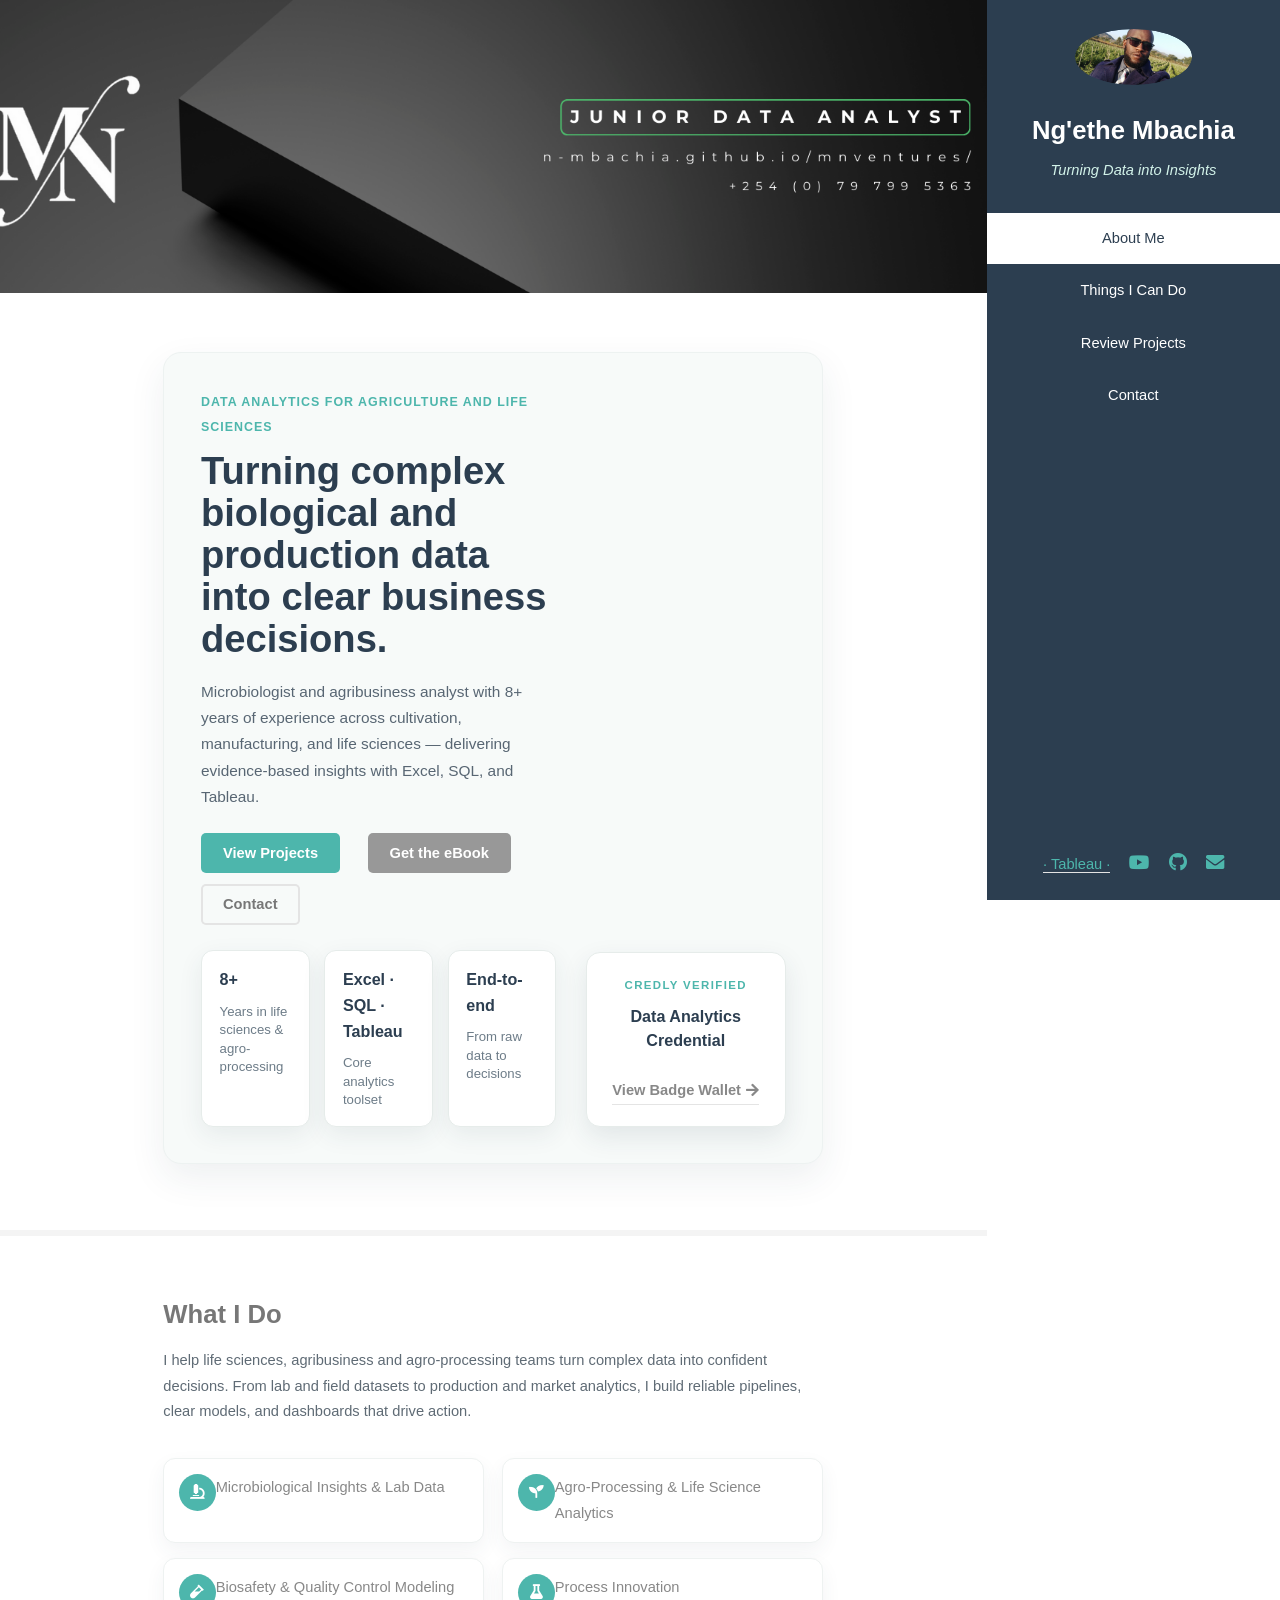
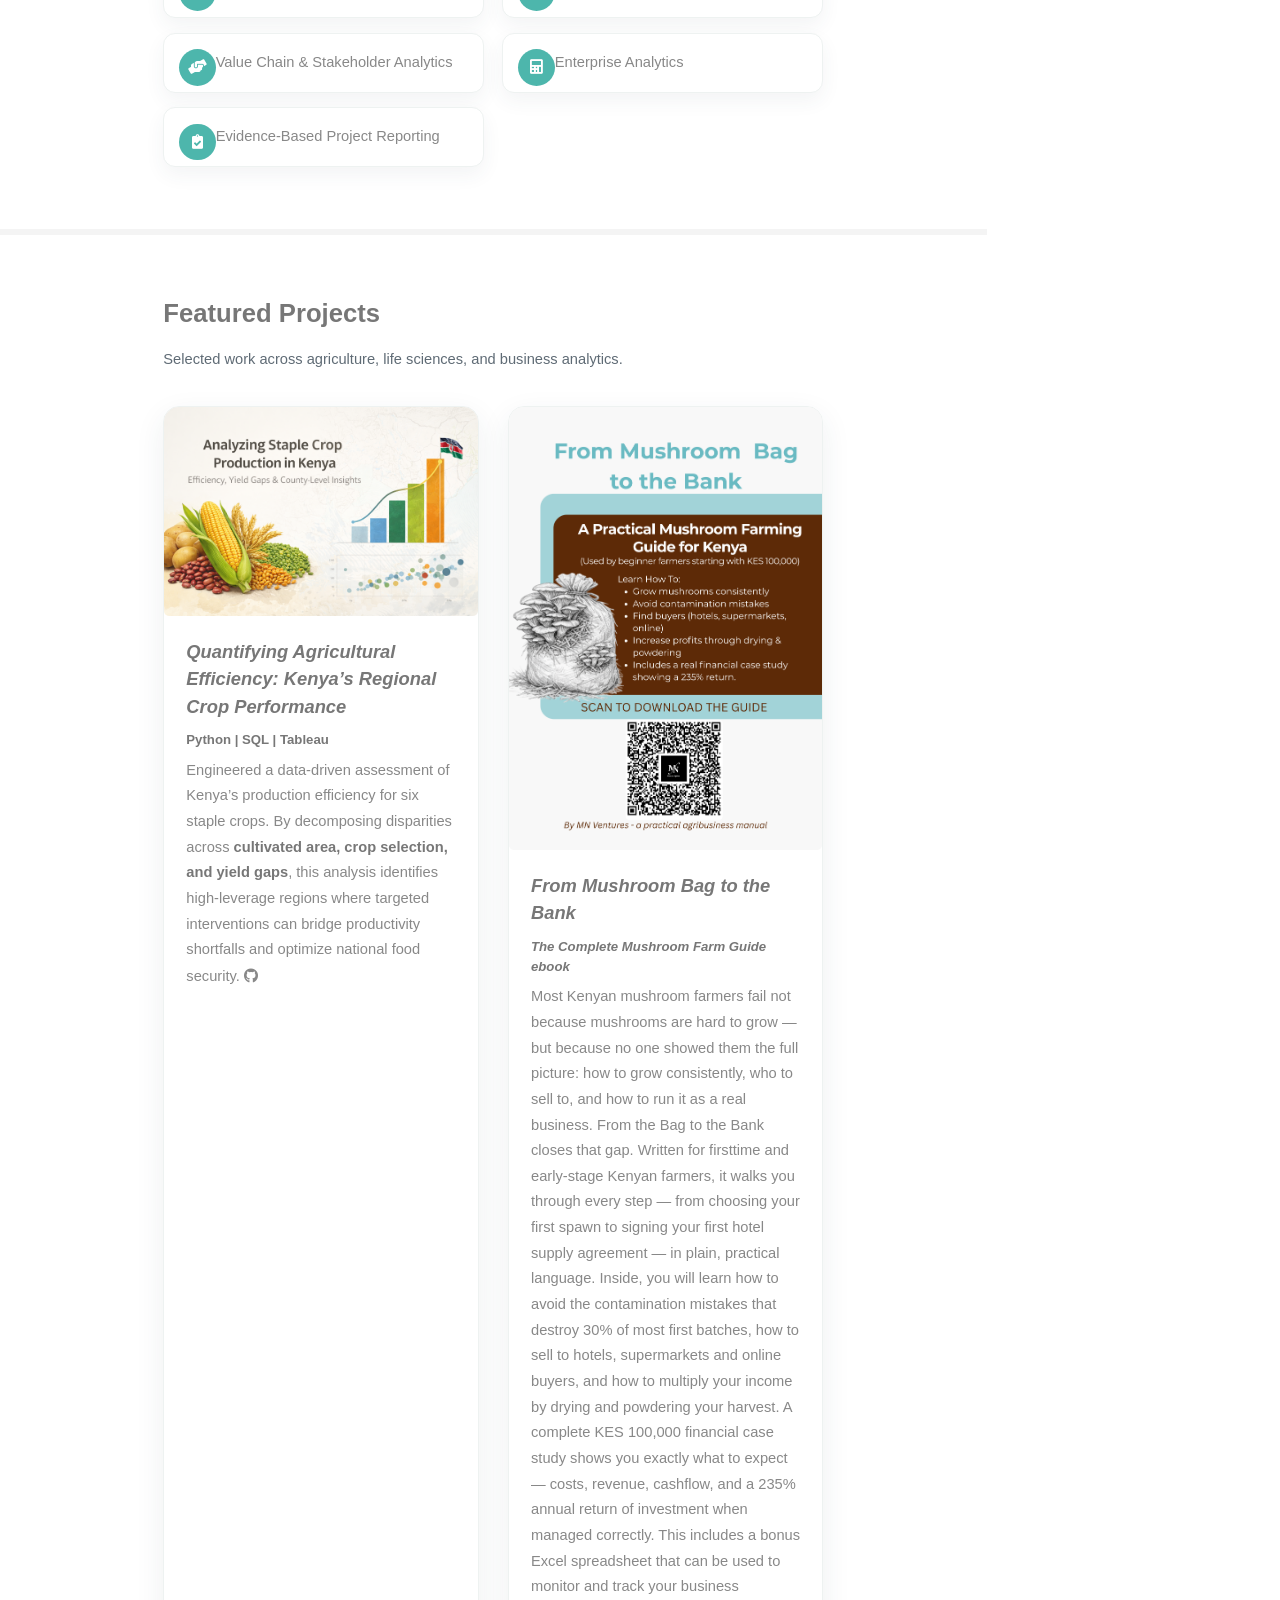
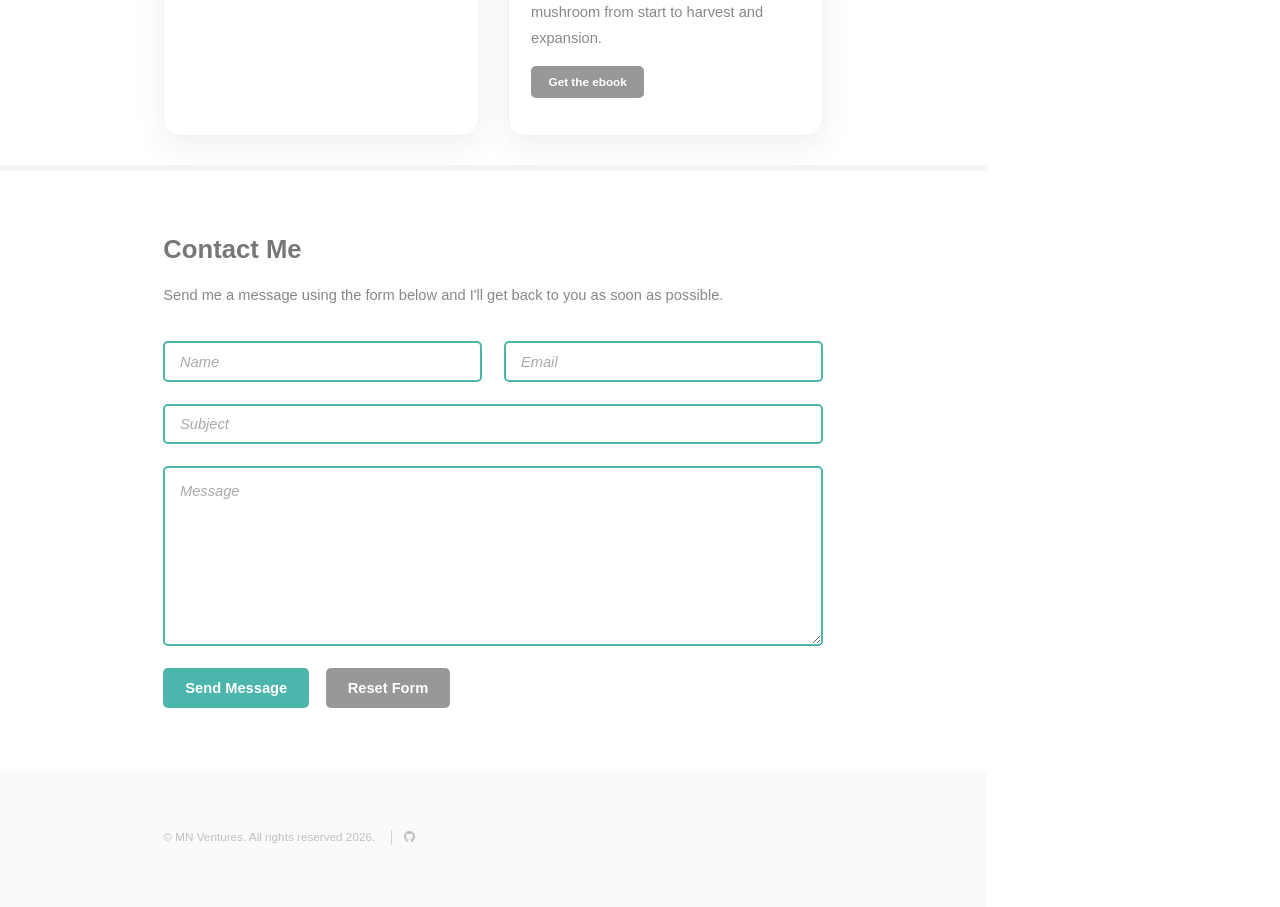
<file: index.html>
<!DOCTYPE HTML>
<!--
	Read Only by HTML5 UP
	html5up.net | @ajlkn
	Free for personal and commercial use under the CCA 3.0 license (html5up.net/license)
-->
<html lang="en">
	<head>
		<title>MN Ventures - Ng'ethe Mbachia | Data Analytics Portfolio</title>
		<meta charset="utf-8" />
		<meta name="viewport" content="width=device-width, initial-scale=1" />
		<meta name="description" content="MN Ventures - Ng'ethe Mbachia | Data Analytics Portfolio. Microbiologist turned Data Analyst specializing in Excel, SQL, Tableau for agriculture, manufacturing, and life sciences." />
		<meta name="keywords" content="data analytics, mushroom, farming, kenya, microbiology, agriculture, SQL, Tableau, Excel, business intelligence, life sciences, agro-processing, Kenya" />
		<meta name="author" content="Ng'ethe Mbachia" />
		<meta property="og:title" content="MN Ventures - Data Analytics Portfolio" />
		<meta property="og:description" content="Microbiologist turned Data Analyst specializing in data-driven insights for agriculture, manufacturing, and life sciences." />
		<meta property="og:type" content="website" />
		<meta name="twitter:card" content="summary" />
		<meta http-equiv="Content-Security-Policy" content="default-src 'self'; script-src 'self' https://cdn.credly.com; style-src 'self' 'unsafe-inline' https://fonts.googleapis.com; font-src 'self' https://fonts.gstatic.com data:; img-src 'self' data: https://cdn.credly.com https://www.credly.com; connect-src 'self' https://formsubmit.co; form-action 'self' https://formsubmit.co; frame-src https://www.credly.com; object-src 'none'; base-uri 'self'; frame-ancestors 'none';" />
		<meta name="referrer" content="strict-origin-when-cross-origin" />
		<link rel="icon" type="image/png" href="icon/favicon-96x96.png" sizes="96x96" />
		<link rel="icon" type="image/svg+xml" href="icon/favicon.svg" />
		<link rel="shortcut icon" href="icon/favicon.ico" />
		<link rel="apple-touch-icon" sizes="180x180" href="icon/apple-touch-icon.png" />
		<link rel="manifest" href="icon/site.webmanifest" />
		<link rel="stylesheet" href="assets/css/main.css" />
	</head>
	<body class="is-preload">

		<!-- Header -->
			<section id="header">
				<header>
					<span class="image avatar"><img src="images/mn_profile.jpg" alt="Ng'ethe Mbachia - Data Analyst Profile Photo" /></span>
					<h1 id="logo"><a href="#">Ng'ethe Mbachia</a></h1>
					<p>
						Turning Data into Insights<br />
                    </p>
					
				</header>
				<nav id="nav">
					<ul>
						<li><a href="#one" class="active">About Me</a></li>
						<li><a href="#two">Things I Can Do</a></li>
						<li><a href="#three">Review Projects</a></li>
						<li><a href="#four">Contact</a></li>
					</ul>
				</nav>
				<footer>
					<ul class="icons">
						<li><a href="https://public.tableau.com/app/profile/ng.ethe.mbachia/vizzes" target="_blank" rel="noopener noreferrer">· Tableau ·</a></li>
						<!-- li><a href="#" class="icon brands fa-twitter"><span class="label">Twitter</span></a></li -->
						<li><a href="https://www.youtube.com/" class="icon brands fa-youtube"><span class="label">YouTube</span></a></li>
						<!-- li><a href="#" class="icon brands fa-facebook-f"><span class="label">Facebook</span></a></li -->
						<li><a href="https://github.com/n-mbachia/data_analytics" class="icon brands fa-github" target="_blank" rel="noopener noreferrer"><span class="label">Github</span></a></li>
						<li><a href="#four" class="icon solid fa-envelope" title="Contact" aria-label="Contact (opens contact form)"><span class="label">Email</span></a></li>
					</ul>
				</footer>
			</section>

		<!-- Wrapper -->
			<div id="wrapper">

				<!-- Main -->
					<div id="main">

						<!-- One -->
							<section id="one">
								<div class="image main" data-position="center">
									<img src="images/mn_webBanner1.png" alt="MN Ventures - Data Analytics Portfolio Banner" />
								</div>
								<div class="container">
									<header class="major hero-intro">
										<div class="hero-intro-grid">
											<div class="hero-copy">
												<p class="eyebrow">Data analytics for agriculture and life sciences</p>
												<h2 class="hero-title">Turning complex biological and production data into clear business decisions.</h2>
												<p class="hero-lead">Microbiologist and agribusiness analyst with 8+ years of experience across cultivation, manufacturing, and life sciences — delivering evidence-based insights with Excel, SQL, and Tableau.</p>
												<ul class="actions hero-actions">
													<li><a href="#three" class="button primary">View Projects</a></li>
													<li><a href="mushroom_ebook_form.html" class="button">Get the eBook</a></li>
													<li><a href="#four" class="button alt">Contact</a></li>
												</ul>
												<div class="stat-grid">
													<div class="stat-card">
														<span class="stat-value">8+</span>
														<span class="stat-label">Years in life sciences & agro-processing</span>
													</div>
													<div class="stat-card">
														<span class="stat-value">Excel · SQL · Tableau</span>
														<span class="stat-label">Core analytics toolset</span>
													</div>
													<div class="stat-card">
														<span class="stat-value">End-to-end</span>
														<span class="stat-label">From raw data to decisions</span>
													</div>
												</div>
											</div>
											<aside class="hero-badge-card" aria-label="Credentials">
												<p class="badge-label">Credly Verified</p>
												<h3 class="badge-title">Data Analytics Credential</h3>
												<button class="badge-toggle" type="button" aria-expanded="true" aria-controls="hero-badge-body">Hide Credential</button>
												<div class="badge-body" id="hero-badge-body">
													<div class="credly-badge" data-iframe-width="160" data-iframe-height="270" data-share-badge-id="2eac99a5-bf9e-4d11-9ef1-159c6ebd3b46" data-share-badge-host="https://www.credly.com"></div>
													<a class="badge-link" href="https://www.credly.com/users/ng-ethe-mbachia/badges#credly" target="_blank" rel="noopener noreferrer">View Badge Wallet <i class="icon solid fa-arrow-right"></i></a>
												</div>
											</aside>
										</div>
									</header>
								
							</section>

						<!-- Two -->
							<section id="two">
								<div class="container">
									<h3>What I Do</h3>
									<p class="section-lead">I help life sciences, agribusiness and agro-processing teams turn complex data into confident decisions. From lab and field datasets to production and market analytics, I build reliable pipelines, clear models, and dashboards that drive action.</p>
									<ul class="feature-icons modern">
										<li class="icon solid fa-microscope">Microbiological Insights & Lab Data</li>
										<li class="icon solid fa-seedling">Agro-Processing & Life Science Analytics</li>
										<li class="icon solid fa-vial">Biosafety & Quality Control Modeling</li>
										<li class="icon solid fa-flask">Process Innovation</li>
										<li class="icon solid fa-hands-helping">Value Chain & Stakeholder Analytics</li>
										<li class="icon solid fa-calculator">Enterprise Analytics</li>
										<li class="icon solid fa-clipboard-check">Evidence-Based Project Reporting</li>
									</ul>
								</div>
							</section>

						<!-- Three -->
							<section id="three">
								<div class="container">
									<h3>Featured Projects</h3>
									<p class="section-lead">Selected work across agriculture, life sciences, and business analytics.</p>
									<div class="features modern">
										<article>
											<a href="https://github.com/n-mbachia/projects_data/blob/main/agric_project/reports/mn_ke_agri_analytics.pdf"
												target="_blank"
												rel="noopener noreferrer"
												class="image">
												<img src="images/crop_yield_cover.png" alt="Kenya Agriculture Data Analysis Project Cover" />
											</a>
											<div class="inner">
												<h4><em>Quantifying Agricultural Efficiency: Kenya’s Regional Crop Performance</em></h4>
												<h5><strong>Python | SQL | Tableau</strong></h5>
												
												<p>
													Engineered a data-driven assessment of Kenya’s production efficiency for six staple crops. 
													By decomposing disparities across <strong>cultivated area, crop selection, and yield gaps</strong>, 
													this analysis identifies high-leverage regions where targeted interventions can bridge productivity 
													shortfalls and optimize national food security.
													
													<a href="https://github.com/n-mbachia/projects_data/tree/main/agric_project" 
													class="icon brands fa-github" target="_blank" rel="noopener noreferrer" 
													title="View project data and modeling on GitHub">
														<span class="label">View on GitHub</span>
													</a>
												</p>														
											</div>	
										</article>
										<!-- Mushroom Blue from the bag to the bank ebook -->
										<article>
											<a href="mushroom_ebook_form.html" class="image" title="Open the Mushroom eBook form"><img src="images/flyer_mbl.png" alt="From the Bag to the Bank ebook cover" /></a>
											<div class="inner">
												<h4><em>From Mushroom Bag to the Bank</em></h4>
												<h5><em>The Complete Mushroom Farm Guide ebook</em></h5>
												<p>
													Most Kenyan mushroom farmers fail not because mushrooms
													are hard to grow — but because no one showed them the full
													picture: how to grow consistently, who to sell to, and how
													to run it as a real business.
													From the Bag to the Bank closes that gap. Written for firsttime and early-stage Kenyan farmers, it walks you through
													every step — from choosing your first spawn to signing your
													first hotel supply agreement — in plain, practical language.
													Inside, you will learn how to avoid the contamination mistakes
													that destroy 30% of most first batches, how to sell to hotels,
													supermarkets and online buyers, and how to multiply your
													income by drying and powdering your harvest.
													A complete KES 100,000 financial case study shows you
													exactly what to expect — costs, revenue, cashflow, and a
													235% annual return of investment when managed correctly.
													This includes a bonus Excel spreadsheet that can be used to monitor and track your business mushroom from start to harvest and expansion. 
												</p>
												<p>
													<a href="mushroom_ebook_form.html" class="button small" title="Open the Mushroom eBook form">Get the ebook</a>
												</p>
											</div>
										</article>
										<!--										
										<article>
											<a href="#" class="image"><img src="images/pic03.jpg" alt="" /></a>
											<div class="inner">
												<h4>Snapped dark matter in the wild</h4>
												<p>Integer eu ante ornare amet commetus vestibulum blandit integer in curae ac faucibus integer adipiscing ornare amet.</p>
											</div>
										</article>
										-->
									</div>
								</div>
							</section>


						<!-- Four -->
							<section id="four">
								<div class="container">
									<h3>Contact Me</h3>
									<p>Send me a message using the form below and I'll get back to you as soon as possible.</p>
									<form method="POST" action="https://formsubmit.co/mnventures2024@gmail.com">
										<!-- Subject and basic anti-spam / FormSubmit settings -->
										<input type="hidden" name="_subject" value="New message from mnventures page" />
										<input type="hidden" name="_captcha" value="false" />
										<input type="hidden" name="_next" value="https://n-mbachia.github.io/mnventures/?success=true" />
										<!-- Honeypot field (bots will fill this) -->
										<!-- input type="text" name="hp" class="hp-hidden" tabindex="-1" autocomplete="off" title="Leave this field empty" aria-label="Leave this field empty" / -->

										<div class="row gtr-uniform">
											<div class="col-6 col-12-xsmall"><input type="text" name="name" id="name" placeholder="Name" required /></div>
											<div class="col-6 col-12-xsmall"><input type="email" name="_replyto" id="email" placeholder="Email" required /></div>
											<div class="col-12"><input type="text" name="subject" id="subject" placeholder="Subject" /></div>
											<div class="col-12"><textarea name="message" id="message" placeholder="Message" rows="6" required></textarea></div>
											<div class="col-12">
												<ul class="actions">
													<li><input type="submit" class="primary" value="Send Message" /></li>
													<li><input type="reset" value="Reset Form" /></li>
												</ul>
											</div>
										</div>
									</form>
								</div>
							</section>

						<!-- Five -->
						<!--
							<section id="five">
								<div class="container">
									<h3>Elements</h3>

									<section>
										<h4>Text</h4>
										<p>This is <b>bold</b> and this is <strong>strong</strong>. This is <i>italic</i> and this is <em>emphasized</em>.
										This is <sup>superscript</sup> text and this is <sub>subscript</sub> text.
										This is <u>underlined</u> and this is code: <code>for (;;) { ... }</code>. Finally, <a href="#">this is a link</a>.</p>
										<hr />
										<header>
											<h4>Heading with a Subtitle</h4>
											<p>Lorem ipsum dolor sit amet nullam id egestas urna aliquam</p>
										</header>
										<p>Nunc lacinia ante nunc ac lobortis. Interdum adipiscing gravida odio porttitor sem non mi integer non faucibus ornare mi ut ante amet placerat aliquet. Volutpat eu sed ante lacinia sapien lorem accumsan varius montes viverra nibh in adipiscing blandit tempus accumsan.</p>
										<header>
											<h5>Heading with a Subtitle</h5>
											<p>Lorem ipsum dolor sit amet nullam id egestas urna aliquam</p>
										</header>
										<p>Nunc lacinia ante nunc ac lobortis. Interdum adipiscing gravida odio porttitor sem non mi integer non faucibus ornare mi ut ante amet placerat aliquet. Volutpat eu sed ante lacinia sapien lorem accumsan varius montes viverra nibh in adipiscing blandit tempus accumsan.</p>
										<hr />
										<h2>Heading Level 2</h2>
										<h3>Heading Level 3</h3>
										<h4>Heading Level 4</h4>
										<h5>Heading Level 5</h5>
										<h6>Heading Level 6</h6>
										<hr />
										<h5>Blockquote</h5>
										<blockquote>Fringilla nisl. Donec accumsan interdum nisi, quis tincidunt felis sagittis eget tempus euismod. Vestibulum ante ipsum primis in faucibus vestibulum. Blandit adipiscing eu felis iaculis volutpat ac adipiscing accumsan faucibus. Vestibulum ante ipsum primis in faucibus lorem ipsum dolor sit amet nullam adipiscing eu felis.</blockquote>
										<h5>Preformatted</h5>
										<pre><code>i = 0;

while (!deck.isInOrder()) {
    print 'Iteration ' + i;
    deck.shuffle();
    i++;
}

print 'It took ' + i + ' iterations to sort the deck.';</code></pre>
									</section>

									<section>
										<h4>Lists</h4>
										<div class="row">
											<div class="col-6 col-12-xsmall">
												<h5>Unordered</h5>
												<ul>
													<li>Dolor pulvinar etiam magna etiam.</li>
													<li>Sagittis adipiscing lorem eleifend.</li>
													<li>Felis enim feugiat dolore viverra.</li>
												</ul>
												<h5>Alternate</h5>
												<ul class="alt">
													<li>Dolor pulvinar etiam magna etiam.</li>
													<li>Sagittis adipiscing lorem eleifend.</li>
													<li>Felis enim feugiat dolore viverra.</li>
												</ul>
											</div>
											<div class="col-6 col-12-xsmall">
												<h5>Ordered</h5>
												<ol>
													<li>Dolor pulvinar etiam magna etiam.</li>
													<li>Etiam vel felis at lorem sed viverra.</li>
													<li>Felis enim feugiat dolore viverra.</li>
													<li>Dolor pulvinar etiam magna etiam.</li>
													<li>Etiam vel felis at lorem sed viverra.</li>
													<li>Felis enim feugiat dolore viverra.</li>
												</ol>
												<h5>Icons</h5>
												<ul class="icons">
													<li><a href="#" class="icon brands fa-twitter"><span class="label">Twitter</span></a></li>
													<li><a href="#" class="icon brands fa-facebook-f"><span class="label">Facebook</span></a></li>
													<li><a href="#" class="icon brands fa-instagram"><span class="label">Instagram</span></a></li>
													<li><a href="#" class="icon brands fa-github"><span class="label">Github</span></a></li>
													<li><a href="#" class="icon brands fa-dribbble"><span class="label">Dribbble</span></a></li>
													<li><a href="#" class="icon brands fa-tumblr"><span class="label">Tumblr</span></a></li>
												</ul>
											</div>
										</div>
										<h5>Actions</h5>
										<ul class="actions">
											<li><a href="#" class="button primary">Default</a></li>
											<li><a href="#" class="button">Default</a></li>
											<li><a href="#" class="button alt">Default</a></li>
										</ul>
										<ul class="actions small">
											<li><a href="#" class="button primary small">Small</a></li>
											<li><a href="#" class="button small">Small</a></li>
											<li><a href="#" class="button alt small">Small</a></li>
										</ul>
										<div class="row">
											<div class="col-3 col-6-medium col-12-xsmall">
												<ul class="actions stacked">
													<li><a href="#" class="button primary">Default</a></li>
													<li><a href="#" class="button">Default</a></li>
													<li><a href="#" class="button alt">Default</a></li>
												</ul>
											</div>
											<div class="col-3 col-6 col-12-xsmall">
												<ul class="actions stacked">
													<li><a href="#" class="button primary small">Small</a></li>
													<li><a href="#" class="button small">Small</a></li>
													<li><a href="#" class="button alt small">Small</a></li>
												</ul>
											</div>
											<div class="col-3 col-6-medium col-12-xsmall">
												<ul class="actions stacked">
													<li><a href="#" class="button primary fit">Default</a></li>
													<li><a href="#" class="button fit">Default</a></li>
													<li><a href="#" class="button alt fit">Default</a></li>
												</ul>
											</div>
											<div class="col-3 col-6-medium col-12-xsmall">
												<ul class="actions stacked">
													<li><a href="#" class="button primary small fit">Small</a></li>
													<li><a href="#" class="button small fit">Small</a></li>
													<li><a href="#" class="button alt small fit">Small</a></li>
												</ul>
											</div>
										</div>
									</section>

									<section>
										<h4>Table</h4>
										<h5>Default</h5>
										<div class="table-wrapper">
											<table>
												<thead>
													<tr>
														<th>Name</th>
														<th>Description</th>
														<th>Price</th>
													</tr>
												</thead>
												<tbody>
													<tr>
														<td>Item One</td>
														<td>Ante turpis integer aliquet porttitor.</td>
														<td>29.99</td>
													</tr>
													<tr>
														<td>Item Two</td>
														<td>Vis ac commodo adipiscing arcu aliquet.</td>
														<td>19.99</td>
													</tr>
													<tr>
														<td>Item Three</td>
														<td> Morbi faucibus arcu accumsan lorem.</td>
														<td>29.99</td>
													</tr>
													<tr>
														<td>Item Four</td>
														<td>Vitae integer tempus condimentum.</td>
														<td>19.99</td>
													</tr>
													<tr>
														<td>Item Five</td>
														<td>Ante turpis integer aliquet porttitor.</td>
														<td>29.99</td>
													</tr>
												</tbody>
												<tfoot>
													<tr>
														<td colspan="2"></td>
														<td>100.00</td>
													</tr>
												</tfoot>
											</table>
										</div>

										<h5>Alternate</h5>
										<div class="table-wrapper">
											<table class="alt">
												<thead>
													<tr>
														<th>Name</th>
														<th>Description</th>
														<th>Price</th>
													</tr>
												</thead>
												<tbody>
													<tr>
														<td>Item One</td>
														<td>Ante turpis integer aliquet porttitor.</td>
														<td>29.99</td>
													</tr>
													<tr>
														<td>Item Two</td>
														<td>Vis ac commodo adipiscing arcu aliquet.</td>
														<td>19.99</td>
													</tr>
													<tr>
														<td>Item Three</td>
														<td> Morbi faucibus arcu accumsan lorem.</td>
														<td>29.99</td>
													</tr>
													<tr>
														<td>Item Four</td>
														<td>Vitae integer tempus condimentum.</td>
														<td>19.99</td>
													</tr>
													<tr>
														<td>Item Five</td>
														<td>Ante turpis integer aliquet porttitor.</td>
														<td>29.99</td>
													</tr>
												</tbody>
												<tfoot>
													<tr>
														<td colspan="2"></td>
														<td>100.00</td>
													</tr>
												</tfoot>
											</table>
										</div>
									</section>

									<section>
										<h4>Buttons</h4>
										<ul class="actions">
											<li><a href="#" class="button primary">Primary</a></li>
											<li><a href="#" class="button">Default</a></li>
											<li><a href="#" class="button alt">Alternate</a></li>
										</ul>
										<ul class="actions">
											<li><a href="#" class="button primary large">Large</a></li>
											<li><a href="#" class="button">Default</a></li>
											<li><a href="#" class="button alt small">Small</a></li>
										</ul>
										<ul class="actions fit">
											<li><a href="#" class="button primary fit">Fit</a></li>
											<li><a href="#" class="button fit">Fit</a></li>
											<li><a href="#" class="button alt fit">Fit</a></li>
										</ul>
										<ul class="actions fit small">
											<li><a href="#" class="button primary fit small">Fit + Small</a></li>
											<li><a href="#" class="button fit small">Fit + Small</a></li>
											<li><a href="#" class="button alt fit small">Fit + Small</a></li>
										</ul>
										<ul class="actions">
											<li><a href="#" class="button primary icon solid fa-download">Icon</a></li>
											<li><a href="#" class="button icon solid fa-download">Icon</a></li>
											<li><a href="#" class="button alt icon solid fa-check">Icon</a></li>
										</ul>
										<ul class="actions">
											<li><span class="button primary disabled">Primary</span></li>
											<li><span class="button disabled">Default</span></li>
											<li><span class="button alt disabled">Alternate</span></li>
										</ul>
									</section>

									<section>
										<h4>Form</h4>
										<form method="post" action="#">
											<div class="row gtr-uniform">
												<div class="col-6 col-12-xsmall">
													<input type="text" name="demo-name" id="demo-name" value="" placeholder="Name" />
												</div>
												<div class="col-6 col-12-xsmall">
													<input type="email" name="demo-email" id="demo-email" value="" placeholder="Email" />
												</div>
												<div class="col-12">
													<select name="demo-category" id="demo-category">
														<option value="">- Category -</option>
														<option value="1">Manufacturing</option>
														<option value="1">Shipping</option>
														<option value="1">Administration</option>
														<option value="1">Human Resources</option>
													</select>
												</div>
												<div class="col-4 col-12-medium">
													<input type="radio" id="demo-priority-low" name="demo-priority" checked>
													<label for="demo-priority-low">Low Priority</label>
												</div>
												<div class="col-4 col-12-medium">
													<input type="radio" id="demo-priority-normal" name="demo-priority">
													<label for="demo-priority-normal">Normal Priority</label>
												</div>
												<div class="col-4 col-12-medium">
													<input type="radio" id="demo-priority-high" name="demo-priority">
													<label for="demo-priority-high">High Priority</label>
												</div>
												<div class="col-6 col-12-medium">
													<input type="checkbox" id="demo-copy" name="demo-copy">
													<label for="demo-copy">Email me a copy of this message</label>
												</div>
												<div class="col-6 col-12-medium">
													<input type="checkbox" id="demo-human" name="demo-human" checked>
													<label for="demo-human">I am a human and not a robot</label>
												</div>
												<div class="col-12">
													<textarea name="demo-message" id="demo-message" placeholder="Enter your message" rows="6"></textarea>
												</div>
												<div class="col-12">
													<ul class="actions">
														<li><input type="submit" value="Send Message" /></li>
														<li><input type="reset" value="Reset" class="alt" /></li>
													</ul>
												</div>
											</div>
										</form>
									</section>

									<section>
										<h4>Image</h4>
										<h5>Fit</h5>
										<span class="image fit"><img src="images/banner.jpg" alt="" /></span>
										<div class="box alt">
											<div class="row gtr-50 gtr-uniform">
												<div class="col-4"><span class="image fit"><img src="images/pic01.jpg" alt="" /></span></div>
												<div class="col-4"><span class="image fit"><img src="images/pic02.jpg" alt="" /></span></div>
												<div class="col-4"><span class="image fit"><img src="images/pic03.jpg" alt="" /></span></div>
												<div class="col-4"><span class="image fit"><img src="images/pic02.jpg" alt="" /></span></div>
												<div class="col-4"><span class="image fit"><img src="images/pic03.jpg" alt="" /></span></div>
												<div class="col-4"><span class="image fit"><img src="images/pic01.jpg" alt="" /></span></div>
												<div class="col-4"><span class="image fit"><img src="images/pic03.jpg" alt="" /></span></div>
												<div class="col-4"><span class="image fit"><img src="images/pic01.jpg" alt="" /></span></div>
												<div class="col-4"><span class="image fit"><img src="images/pic02.jpg" alt="" /></span></div>
											</div>
										</div>
										<h5>Left &amp; Right</h5>
										<p><span class="image left"><img src="images/avatar.jpg" alt="" /></span>Fringilla nisl. Donec accumsan interdum nisi, quis tincidunt felis sagittis eget. tempus euismod. Vestibulum ante ipsum primis in faucibus vestibulum. Blandit adipiscing eu felis iaculis volutpat ac adipiscing accumsan eu faucibus. Integer ac pellentesque praesent tincidunt felis sagittis eget. tempus euismod. Vestibulum ante ipsum primis in faucibus vestibulum. Blandit adipiscing eu felis iaculis volutpat ac adipiscing accumsan eu faucibus. Integer ac pellentesque praesent. Donec accumsan interdum nisi, quis tincidunt felis sagittis eget. tempus euismod. Vestibulum ante ipsum primis in faucibus vestibulum. Blandit adipiscing eu felis iaculis volutpat ac adipiscing accumsan eu faucibus. Integer ac pellentesque praesent tincidunt felis sagittis eget. tempus euismod. Vestibulum ante ipsum primis in faucibus vestibulum. Blandit adipiscing eu felis iaculis volutpat ac adipiscing accumsan eu faucibus. Integer ac pellentesque praesent.</p>
										<p><span class="image right"><img src="images/avatar.jpg" alt="" /></span>Fringilla nisl. Donec accumsan interdum nisi, quis tincidunt felis sagittis eget. tempus euismod. Vestibulum ante ipsum primis in faucibus vestibulum. Blandit adipiscing eu felis iaculis volutpat ac adipiscing accumsan eu faucibus. Integer ac pellentesque praesent tincidunt felis sagittis eget. tempus euismod. Vestibulum ante ipsum primis in faucibus vestibulum. Blandit adipiscing eu felis iaculis volutpat ac adipiscing accumsan eu faucibus. Integer ac pellentesque praesent. Donec accumsan interdum nisi, quis tincidunt felis sagittis eget. tempus euismod. Vestibulum ante ipsum primis in faucibus vestibulum. Blandit adipiscing eu felis iaculis volutpat ac adipiscing accumsan eu faucibus. Integer ac pellentesque praesent tincidunt felis sagittis eget. tempus euismod. Vestibulum ante ipsum primis in faucibus vestibulum. Blandit adipiscing eu felis iaculis volutpat ac adipiscing accumsan eu faucibus. Integer ac pellentesque praesent.</p>
									</section>

								</div>
							</section>
						-->

					</div>

				<!-- Footer -->
					<section id="footer">
						<div class="container">
								<ul class="copyright">
									<li>&copy; MN Ventures. All rights reserved 2026.</li>
									<li><a href="https://github.com/n-mbachia/data_analytics" target="_blank" rel="noopener noreferrer" class="icon brands fa-github"><span class="label">Github</span></a></li>
								</ul>
						</div>
					</section>

			</div>

		<!-- Scripts -->
			<script src="assets/js/jquery.min.js"></script>
			<script src="assets/js/jquery.scrollex.min.js"></script>
			<script src="assets/js/jquery.scrolly.min.js"></script>
			<script src="assets/js/browser.min.js"></script>
			<script src="assets/js/breakpoints.min.js"></script>
			<script src="assets/js/util.js"></script>
			<script src="assets/js/main.js"></script>
			<script type="text/javascript" async src="https://cdn.credly.com/assets/utilities/embed.js"></script>

	</body>
</html>
</file>
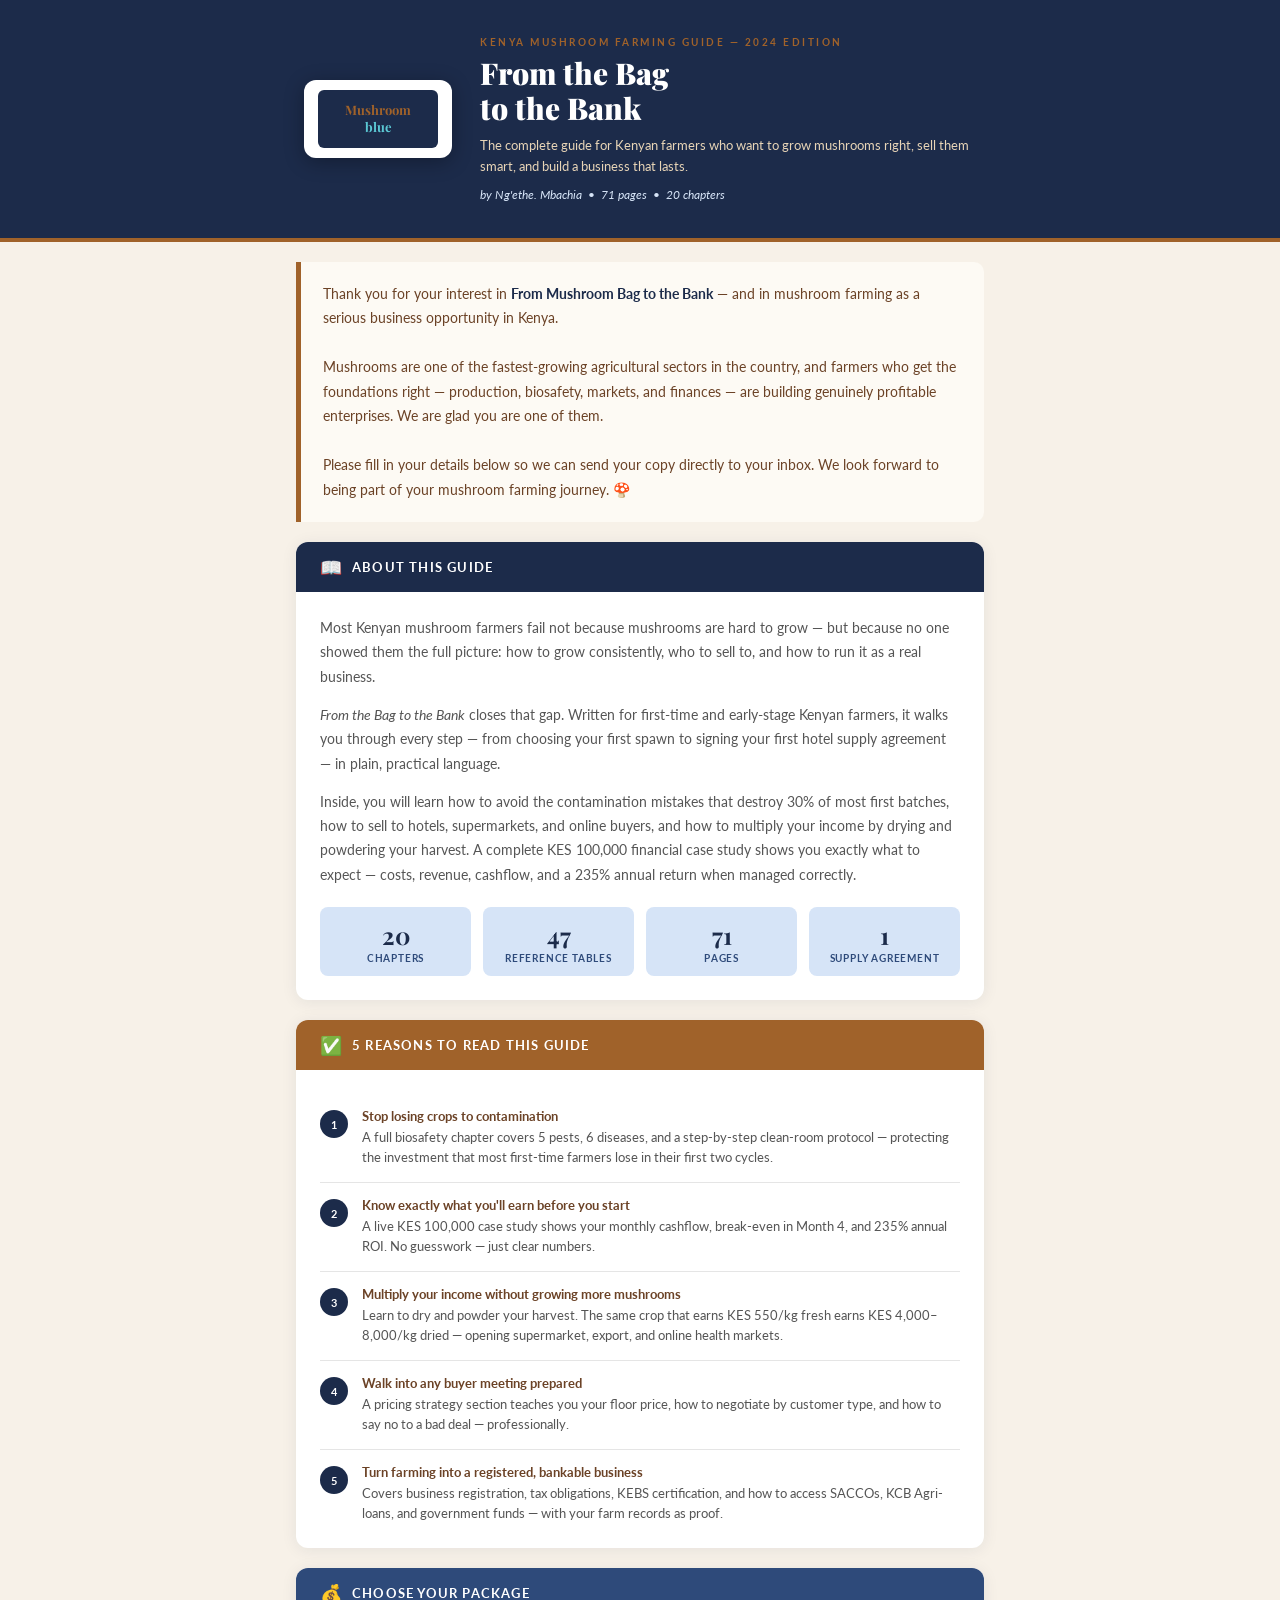
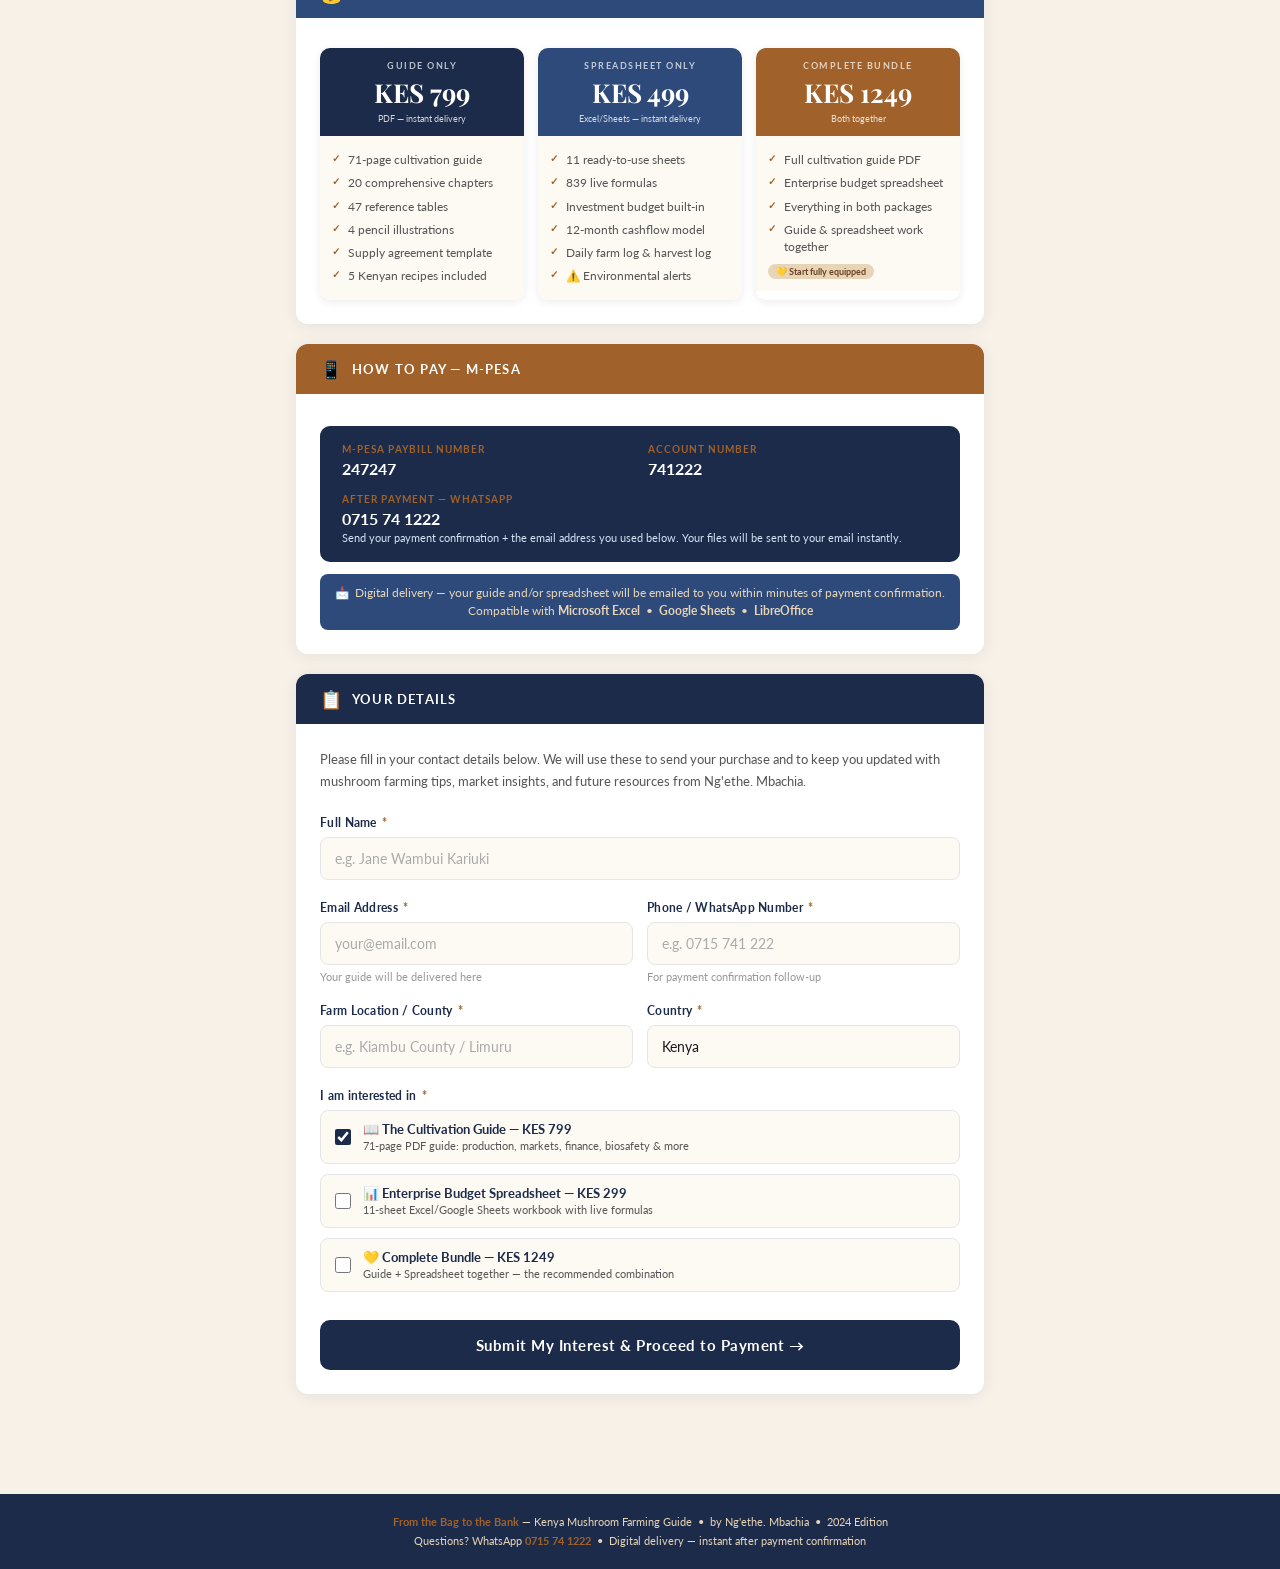
<file: mushroom_ebook_form.html>
<!DOCTYPE html>
<html lang="en">
<head>
<meta charset="UTF-8">
<meta name="viewport" content="width=device-width, initial-scale=1.0">
<title>From Mushroom Bag to the Bank — Kenya Mushroom Farming Guide</title>
<link href="https://fonts.googleapis.com/css2?family=Playfair+Display:ital,wght@0,700;0,900;1,700&family=Lato:wght@300;400;700&display=swap" rel="stylesheet">
<style>
  :root {
    --navy:       #1C2B4A;
    --mid-blue:   #2E4A7A;
    --steel:      #4A6FA5;
    --light-blue: #D6E4F7;
    --caramel:    #A0622A;
    --warm-brown: #6B4226;
    --sand:       #E8D5B7;
    --parchment:  #F7F1E8;
    --cream:      #FDFAF4;
    --white:      #FFFFFF;
    --black:      #1A1A1A;
    --grey:       #555555;
    --light-grey: #E5E5E5;
  }

  * { box-sizing: border-box; margin: 0; padding: 0; }

  body {
    font-family: 'Lato', sans-serif;
    background: var(--parchment);
    color: var(--black);
    min-height: 100vh;
  }

  /* ── Hero Header ── */
  .hero {
    background: var(--navy);
    padding: 0;
    position: relative;
    overflow: hidden;
  }
  .hero::after {
    content: '';
    position: absolute;
    bottom: 0; left: 0; right: 0;
    height: 4px;
    background: var(--caramel);
  }
  .hero-inner {
    max-width: 720px;
    margin: 0 auto;
    padding: 36px 24px 40px;
    display: flex;
    align-items: center;
    gap: 28px;
  }
  .hero-logo {
    flex-shrink: 0;
    background: white;
    border-radius: 12px;
    padding: 10px 14px;
    box-shadow: 0 4px 20px rgba(0,0,0,0.3);
  }
  .hero-logo img { display: block; width: 120px; height: auto; }
  .hero-text { flex: 1; }
  .hero-eyebrow {
    font-family: 'Lato', sans-serif;
    font-size: 10px;
    font-weight: 700;
    letter-spacing: 2.5px;
    text-transform: uppercase;
    color: var(--caramel);
    margin-bottom: 8px;
  }
  .hero-title {
    font-family: 'Playfair Display', serif;
    font-size: 30px;
    font-weight: 900;
    color: var(--white);
    line-height: 1.15;
    margin-bottom: 10px;
  }
  .hero-subtitle {
    font-size: 13px;
    color: var(--sand);
    line-height: 1.6;
    margin-bottom: 10px;
  }
  .hero-tagline {
    font-size: 12px;
    font-style: italic;
    color: var(--light-blue);
  }

  /* ── Main content ── */
  .main {
    max-width: 720px;
    margin: 0 auto;
    padding: 0 16px 60px;
  }

  /* ── Card base ── */
  .card {
    background: var(--white);
    border-radius: 12px;
    box-shadow: 0 2px 16px rgba(28,43,74,0.08);
    margin-top: 20px;
    overflow: hidden;
  }
  .card-header {
    background: var(--navy);
    padding: 14px 24px;
    display: flex;
    align-items: center;
    gap: 10px;
  }
  .card-header.caramel { background: var(--caramel); }
  .card-header.steel   { background: var(--mid-blue); }
  .card-header h2 {
    font-family: 'Lato', sans-serif;
    font-size: 13px;
    font-weight: 700;
    letter-spacing: 1.2px;
    text-transform: uppercase;
    color: var(--white);
  }
  .card-header .icon { font-size: 18px; }
  .card-body { padding: 24px; }

  /* ── Warm thank-you intro ── */
  .thankyou-block {
    background: var(--cream);
    border-left: 5px solid var(--caramel);
    border-radius: 0 10px 10px 0;
    padding: 20px 22px;
    margin-top: 20px;
  }
  .thankyou-block p {
    font-size: 14px;
    line-height: 1.75;
    color: var(--warm-brown);
  }
  .thankyou-block p strong { color: var(--navy); }

  /* ── Synopsis ── */
  .synopsis-text {
    font-size: 13.5px;
    line-height: 1.8;
    color: var(--grey);
  }
  .synopsis-text p { margin-bottom: 14px; }
  .synopsis-text p:last-child { margin-bottom: 0; }

  /* ── Stats row ── */
  .stats-row {
    display: grid;
    grid-template-columns: repeat(4, 1fr);
    gap: 12px;
    margin: 20px 0 0;
  }
  .stat-pill {
    background: var(--light-blue);
    border-radius: 8px;
    padding: 12px 8px;
    text-align: center;
  }
  .stat-pill .num {
    font-family: 'Playfair Display', serif;
    font-size: 24px;
    font-weight: 700;
    color: var(--navy);
    display: block;
  }
  .stat-pill .lbl {
    font-size: 9.5px;
    font-weight: 700;
    letter-spacing: 0.8px;
    text-transform: uppercase;
    color: var(--mid-blue);
    display: block;
    margin-top: 2px;
  }

  /* ── Feature-Benefit rows ── */
  .fb-row {
    display: flex;
    gap: 0;
    border-bottom: 1px solid var(--light-grey);
    padding: 14px 0;
    align-items: flex-start;
  }
  .fb-row:last-child { border-bottom: none; padding-bottom: 0; }
  .fb-num {
    flex-shrink: 0;
    width: 28px;
    height: 28px;
    background: var(--navy);
    border-radius: 50%;
    display: flex;
    align-items: center;
    justify-content: center;
    font-size: 11px;
    font-weight: 700;
    color: white;
    margin-right: 14px;
    margin-top: 2px;
  }
  .fb-content { flex: 1; }
  .fb-feat {
    font-size: 13px;
    font-weight: 700;
    color: var(--warm-brown);
    margin-bottom: 4px;
  }
  .fb-benefit {
    font-size: 12.5px;
    color: var(--grey);
    line-height: 1.6;
  }

  /* ── Pricing ── */
  .pricing-grid {
    display: grid;
    grid-template-columns: 1fr 1fr 1fr;
    gap: 14px;
    margin-top: 6px;
  }
  .price-card {
    border-radius: 10px;
    overflow: hidden;
    box-shadow: 0 2px 10px rgba(0,0,0,0.08);
  }
  .price-card-header {
    padding: 12px;
    text-align: center;
  }
  .price-card-header.navy    { background: var(--navy); }
  .price-card-header.steel   { background: var(--mid-blue); }
  .price-card-header.caramel { background: var(--caramel); }
  .price-card-header .p-label {
    font-size: 9px;
    font-weight: 700;
    letter-spacing: 1.5px;
    text-transform: uppercase;
    color: rgba(255,255,255,0.7);
    margin-bottom: 4px;
  }
  .price-card-header .p-price {
    font-family: 'Playfair Display', serif;
    font-size: 26px;
    font-weight: 700;
    color: white;
  }
  .price-card-header .p-sub {
    font-size: 9px;
    color: rgba(255,255,255,0.8);
    margin-top: 3px;
  }
  .price-card-body {
    background: var(--cream);
    padding: 12px;
  }
  .price-card-body ul {
    list-style: none;
    padding: 0;
  }
  .price-card-body li {
    font-size: 11.5px;
    color: var(--grey);
    padding: 3px 0;
    padding-left: 16px;
    position: relative;
    line-height: 1.5;
  }
  .price-card-body li::before {
    content: '✓';
    position: absolute;
    left: 0;
    color: var(--caramel);
    font-weight: 700;
    font-size: 10px;
  }
  .save-badge {
    display: inline-block;
    background: var(--sand);
    color: var(--warm-brown);
    font-size: 9px;
    font-weight: 700;
    padding: 2px 8px;
    border-radius: 20px;
    margin-top: 6px;
  }

  /* ── Payment ── */
  .payment-box {
    background: var(--navy);
    border-radius: 10px;
    padding: 18px 22px;
    display: grid;
    grid-template-columns: 1fr 1fr;
    gap: 16px;
    margin-top: 8px;
  }
  .pay-item .pay-label {
    font-size: 9.5px;
    font-weight: 700;
    letter-spacing: 1px;
    text-transform: uppercase;
    color: var(--caramel);
    margin-bottom: 4px;
  }
  .pay-item .pay-value {
    font-size: 16px;
    font-weight: 700;
    color: var(--white);
  }
  .pay-item .pay-note {
    font-size: 11px;
    color: var(--light-blue);
    margin-top: 3px;
  }
  .pay-full { grid-column: 1 / -1; }
  .delivery-note {
    background: var(--mid-blue);
    border-radius: 8px;
    padding: 10px 14px;
    margin-top: 12px;
    font-size: 11.5px;
    color: var(--sand);
    text-align: center;
    line-height: 1.6;
  }

  /* ── Form ── */
  .form-section { }
  .form-group { margin-bottom: 20px; }
  .form-label {
    display: block;
    font-size: 12px;
    font-weight: 700;
    color: var(--navy);
    margin-bottom: 7px;
    letter-spacing: 0.3px;
  }
  .form-label span { color: var(--caramel); margin-left: 2px; }
  .form-input {
    width: 100%;
    border: 1.5px solid var(--light-grey);
    border-radius: 8px;
    padding: 12px 14px;
    font-family: 'Lato', sans-serif;
    font-size: 14px;
    color: var(--black);
    background: var(--cream);
    transition: border-color 0.2s, box-shadow 0.2s;
    outline: none;
  }
  .form-input:focus {
    border-color: var(--steel);
    box-shadow: 0 0 0 3px rgba(74,111,165,0.15);
  }
  .form-input::placeholder { color: #aaa; }
  .form-row {
    display: grid;
    grid-template-columns: 1fr 1fr;
    gap: 14px;
  }
  .form-helper {
    font-size: 11px;
    color: #999;
    margin-top: 5px;
  }
  .interest-checks {
    display: flex;
    flex-direction: column;
    gap: 10px;
  }
  .check-item {
    display: flex;
    align-items: center;
    gap: 12px;
    cursor: pointer;
    padding: 10px 14px;
    border: 1.5px solid var(--light-grey);
    border-radius: 8px;
    background: var(--cream);
    transition: all 0.2s;
  }
  .check-item:hover { border-color: var(--steel); background: var(--light-blue); }
  .check-item input[type="checkbox"] { width: 16px; height: 16px; accent-color: var(--navy); cursor: pointer; }
  .check-item-text { font-size: 13px; color: var(--navy); }
  .check-item-text strong { display: block; font-weight: 700; }
  .check-item-text small { color: var(--grey); font-size: 11px; }

  .submit-btn {
    width: 100%;
    background: var(--navy);
    color: var(--white);
    border: none;
    border-radius: 10px;
    padding: 16px;
    font-family: 'Lato', sans-serif;
    font-size: 15px;
    font-weight: 700;
    letter-spacing: 0.5px;
    cursor: pointer;
    transition: background 0.2s, transform 0.1s;
    margin-top: 8px;
  }
  .submit-btn:hover { background: var(--mid-blue); transform: translateY(-1px); }
  .submit-btn:active { transform: translateY(0); }

  /* ── Success state ── */
  .success-screen {
    display: none;
    text-align: center;
    padding: 40px 24px;
  }
  .success-screen .success-icon {
    font-size: 54px;
    margin-bottom: 18px;
    display: block;
  }
  .success-screen h2 {
    font-family: 'Playfair Display', serif;
    font-size: 26px;
    color: var(--navy);
    margin-bottom: 14px;
  }
  .success-screen p {
    font-size: 14px;
    color: var(--grey);
    line-height: 1.75;
    margin-bottom: 10px;
  }
  .success-screen .pay-reminder {
    background: var(--navy);
    color: var(--white);
    border-radius: 10px;
    padding: 16px 20px;
    margin-top: 20px;
    font-size: 13px;
    line-height: 1.8;
  }
  .success-screen .pay-reminder strong { color: var(--sand); }

  /* ── Footer ── */
  .footer {
    background: var(--navy);
    color: var(--sand);
    text-align: center;
    padding: 18px 24px;
    font-size: 11px;
    line-height: 1.8;
    margin-top: 40px;
  }
  .footer strong { color: var(--caramel); }

  @media (max-width: 520px) {
    .hero-inner { flex-direction: column; align-items: flex-start; gap: 18px; }
    .hero-logo img { width: 100px; }
    .hero-title { font-size: 24px; }
    .stats-row { grid-template-columns: repeat(2,1fr); }
    .pricing-grid { grid-template-columns: 1fr; }
    .form-row { grid-template-columns: 1fr; }
    .payment-box { grid-template-columns: 1fr; }
  }
</style>
</head>
<body>

<!-- Hero -->
<div class="hero">
  <div class="hero-inner">
    <div class="hero-logo">
      <!-- Mushroom Blue logo placeholder — replace src with hosted image URL -->
      <div style="width:120px;height:58px;background:var(--navy);border-radius:6px;display:flex;align-items:center;justify-content:center;">
        <span style="color:var(--caramel);font-family:'Playfair Display',serif;font-size:13px;font-weight:700;text-align:center;line-height:1.3">Mushroom<br><span style="color:#5BC8D4">blue</span></span>
      </div>
    </div>
    <div class="hero-text">
      <p class="hero-eyebrow">Kenya Mushroom Farming Guide — 2024 Edition</p>
      <h1 class="hero-title">From the Bag<br>to the Bank</h1>
      <p class="hero-subtitle">The complete guide for Kenyan farmers who want to grow mushrooms right, sell them smart, and build a business that lasts.</p>
      <p class="hero-tagline">by Ng'ethe. Mbachia &nbsp;•&nbsp; 71 pages &nbsp;•&nbsp; 20 chapters</p>
    </div>
  </div>
</div>

<div class="main">

  <!-- Thank you intro -->
  <div class="thankyou-block">
    <p>
      Thank you for your interest in <strong>From Mushroom Bag to the Bank</strong> — and in mushroom farming as a serious business opportunity in Kenya.<br><br>
      Mushrooms are one of the fastest-growing agricultural sectors in the country, and farmers who get the foundations right — production, biosafety, markets, and finances — are building genuinely profitable enterprises. We are glad you are one of them.<br><br>
      Please fill in your details below so we can send your copy directly to your inbox. We look forward to being part of your mushroom farming journey. 🍄
    </p>
  </div>

  <!-- Synopsis -->
  <div class="card">
    <div class="card-header">
      <span class="icon">📖</span>
      <h2>About This Guide</h2>
    </div>
    <div class="card-body">
      <div class="synopsis-text">
        <p>Most Kenyan mushroom farmers fail not because mushrooms are hard to grow — but because no one showed them the full picture: how to grow consistently, who to sell to, and how to run it as a real business.</p>
        <p><em>From the Bag to the Bank</em> closes that gap. Written for first-time and early-stage Kenyan farmers, it walks you through every step — from choosing your first spawn to signing your first hotel supply agreement — in plain, practical language.</p>
        <p>Inside, you will learn how to avoid the contamination mistakes that destroy 30% of most first batches, how to sell to hotels, supermarkets, and online buyers, and how to multiply your income by drying and powdering your harvest. A complete KES 100,000 financial case study shows you exactly what to expect — costs, revenue, cashflow, and a 235% annual return when managed correctly.</p>
      </div>
      <div class="stats-row">
        <div class="stat-pill"><span class="num">20</span><span class="lbl">Chapters</span></div>
        <div class="stat-pill"><span class="num">47</span><span class="lbl">Reference Tables</span></div>
        <div class="stat-pill"><span class="num">71</span><span class="lbl">Pages</span></div>
        <div class="stat-pill"><span class="num">1</span><span class="lbl">Supply Agreement</span></div>
      </div>
    </div>
  </div>

  <!-- 5 Reasons -->
  <div class="card">
    <div class="card-header caramel">
      <span class="icon">✅</span>
      <h2>5 Reasons to Read This Guide</h2>
    </div>
    <div class="card-body">
      <div class="fb-row">
        <div class="fb-num">1</div>
        <div class="fb-content">
          <div class="fb-feat">Stop losing crops to contamination</div>
          <div class="fb-benefit">A full biosafety chapter covers 5 pests, 6 diseases, and a step-by-step clean-room protocol — protecting the investment that most first-time farmers lose in their first two cycles.</div>
        </div>
      </div>
      <div class="fb-row">
        <div class="fb-num">2</div>
        <div class="fb-content">
          <div class="fb-feat">Know exactly what you'll earn before you start</div>
          <div class="fb-benefit">A live KES 100,000 case study shows your monthly cashflow, break-even in Month 4, and 235% annual ROI. No guesswork — just clear numbers.</div>
        </div>
      </div>
      <div class="fb-row">
        <div class="fb-num">3</div>
        <div class="fb-content">
          <div class="fb-feat">Multiply your income without growing more mushrooms</div>
          <div class="fb-benefit">Learn to dry and powder your harvest. The same crop that earns KES 550/kg fresh earns KES 4,000–8,000/kg dried — opening supermarket, export, and online health markets.</div>
        </div>
      </div>
      <div class="fb-row">
        <div class="fb-num">4</div>
        <div class="fb-content">
          <div class="fb-feat">Walk into any buyer meeting prepared</div>
          <div class="fb-benefit">A pricing strategy section teaches you your floor price, how to negotiate by customer type, and how to say no to a bad deal — professionally.</div>
        </div>
      </div>
      <div class="fb-row">
        <div class="fb-num">5</div>
        <div class="fb-content">
          <div class="fb-feat">Turn farming into a registered, bankable business</div>
          <div class="fb-benefit">Covers business registration, tax obligations, KEBS certification, and how to access SACCOs, KCB Agri-loans, and government funds — with your farm records as proof.</div>
        </div>
      </div>
    </div>
  </div>

  <!-- Pricing -->
  <div class="card">
    <div class="card-header steel">
      <span class="icon">💰</span>
      <h2>Choose Your Package</h2>
    </div>
    <div class="card-body">
      <div class="pricing-grid">
        <div class="price-card">
          <div class="price-card-header navy">
            <div class="p-label">Guide Only</div>
            <div class="p-price">KES 799</div>
            <div class="p-sub">PDF — instant delivery</div>
          </div>
          <div class="price-card-body">
            <ul>
              <li>71-page cultivation guide</li>
              <li>20 comprehensive chapters</li>
              <li>47 reference tables</li>
              <li>4 pencil illustrations</li>
              <li>Supply agreement template</li>
              <li>5 Kenyan recipes included</li>
            </ul>
          </div>
        </div>
        <div class="price-card">
          <div class="price-card-header steel">
            <div class="p-label">Spreadsheet Only</div>
            <div class="p-price">KES 499</div>
            <div class="p-sub">Excel/Sheets — instant delivery</div>
          </div>
          <div class="price-card-body">
            <ul>
              <li>11 ready-to-use sheets</li>
              <li>839 live formulas</li>
              <li>Investment budget built-in</li>
              <li>12-month cashflow model</li>
              <li>Daily farm log & harvest log</li>
              <li>⚠️ Environmental alerts</li>
            </ul>
          </div>
        </div>
        <div class="price-card">
          <div class="price-card-header caramel">
            <div class="p-label">Complete Bundle</div>
            <div class="p-price">KES 1249</div>
            <div class="p-sub">Both together</div>
          </div>
          <div class="price-card-body">
            <ul>
              <li>Full cultivation guide PDF</li>
              <li>Enterprise budget spreadsheet</li>
              <li>Everything in both packages</li>
              <li>Guide & spreadsheet work together</li>
            </ul>
            <div class="save-badge">💛 Start fully equipped </div>
          </div>
        </div>
      </div>
    </div>
  </div>

  <!-- Payment -->
  <div class="card">
    <div class="card-header caramel">
      <span class="icon">📱</span>
      <h2>How to Pay — M-Pesa</h2>
    </div>
    <div class="card-body">
      <div class="payment-box">
        <div class="pay-item">
          <div class="pay-label">M-Pesa Paybill Number</div>
          <div class="pay-value">247247</div>
        </div>
        <div class="pay-item">
          <div class="pay-label">Account Number</div>
          <div class="pay-value">741222</div>
        </div>
        <div class="pay-item pay-full">
          <div class="pay-label">After Payment — WhatsApp</div>
          <div class="pay-value">0715 74 1222</div>
          <div class="pay-note">Send your payment confirmation + the email address you used below. Your files will be sent to your email instantly.</div>
        </div>
      </div>
      <div class="delivery-note">
        📩 &nbsp;Digital delivery — your guide and/or spreadsheet will be emailed to you within minutes of payment confirmation.<br>
        Compatible with <strong>Microsoft Excel</strong> &nbsp;•&nbsp; <strong>Google Sheets</strong> &nbsp;•&nbsp; <strong>LibreOffice</strong>
      </div>
    </div>
  </div>

  <!-- Contact Form -->
  <div class="card">
    <div class="card-header">
      <span class="icon">📋</span>
      <h2>Your Details</h2>
    </div>
    <div class="card-body">
      <div id="formView">
        <p style="font-size:13px;color:var(--grey);margin-bottom:22px;line-height:1.7">
          Please fill in your contact details below. We will use these to send your purchase and to keep you updated with mushroom farming tips, market insights, and future resources from Ng'ethe. Mbachia.
        </p>

        <form id="ebookForm" method="POST" action="https://formsubmit.co/mnventures2024@gmail.com" class="form-section">
          <input type="hidden" name="_subject" value="Mushroom ebook interest form submission">
          <input type="hidden" name="_captcha" value="false">
          <input type="hidden" name="_next" value="https://n-mbachia.github.io/mnventures/mushroom_ebook_form.html?success=1">

          <div class="form-group">
            <label class="form-label">Full Name <span>*</span></label>
            <input class="form-input" id="fname" name="name" type="text" placeholder="e.g. Jane Wambui Kariuki" required>
          </div>

          <div class="form-row">
            <div class="form-group">
              <label class="form-label">Email Address <span>*</span></label>
              <input class="form-input" id="femail" name="_replyto" type="email" placeholder="your@email.com" required>
              <p class="form-helper">Your guide will be delivered here</p>
            </div>
            <div class="form-group">
              <label class="form-label">Phone / WhatsApp Number <span>*</span></label>
              <input class="form-input" id="fphone" name="phone" type="tel" placeholder="e.g. 0715 741 222" required>
              <p class="form-helper">For payment confirmation follow-up</p>
            </div>
          </div>

          <div class="form-row">
            <div class="form-group">
              <label class="form-label">Farm Location / County <span>*</span></label>
              <input class="form-input" id="flocation" name="location" type="text" placeholder="e.g. Kiambu County / Limuru" required>
            </div>
            <div class="form-group">
              <label class="form-label">Country <span>*</span></label>
              <input class="form-input" id="fcountry" name="country" type="text" placeholder="e.g. Kenya" value="Kenya" required>
            </div>
          </div>

          <div class="form-group">
            <label class="form-label">I am interested in <span>*</span></label>
            <div class="interest-checks">
              <label class="check-item">
                <input type="checkbox" id="chk-guide" name="interest" value="Cultivation Guide (KES 699)" checked>
                <div class="check-item-text">
                  <strong>📖 The Cultivation Guide — KES 799</strong>
                  <small>71-page PDF guide: production, markets, finance, biosafety &amp; more</small>
                </div>
              </label>
              <label class="check-item">
                <input type="checkbox" id="chk-sheet" name="interest" value="Enterprise Budget Spreadsheet (KES 299)">
                <div class="check-item-text">
                  <strong>📊 Enterprise Budget Spreadsheet — KES 299</strong>
                  <small>11-sheet Excel/Google Sheets workbook with live formulas</small>
                </div>
              </label>
              <label class="check-item">
                <input type="checkbox" id="chk-bundle" name="interest" value="Complete Bundle (KES 899)">
                <div class="check-item-text">
                  <strong>💛 Complete Bundle — KES 1249</strong>
                  <small>Guide + Spreadsheet together — the recommended combination</small>
                </div>
              </label>
            </div>
          </div>

          <button class="submit-btn" type="submit">
            Submit My Interest &amp; Proceed to Payment →
          </button>
        </form>
      </div>

      <!-- Success screen -->
      <div class="success-screen" id="successView">
        <span class="success-icon">🍄</span>
        <h2>Thank You — Welcome to the Journey!</h2>
        <p>
          Your interest has been registered. We are delighted to welcome you to the growing community of Kenyan mushroom farmers who are serious about building a real business from the ground up.
        </p>
        <p>
          Please complete your payment via M-Pesa below, then WhatsApp us your confirmation and email address. Your files will be in your inbox within minutes.
        </p>
        <div class="pay-reminder">
          <strong>To complete your order:</strong><br>
          M-Pesa Paybill: <strong>247247</strong> &nbsp;|&nbsp; Account: <strong>741222</strong><br>
          After payment, WhatsApp <strong>0715 74 1222</strong><br>
          Include your name and the email address you used above.
        </div>
        <p style="margin-top:18px;font-size:12px;color:#aaa">
          Ng'ethe. Mbachia &nbsp;•&nbsp; Kenya Mushroom Growers Guide 2024 &nbsp;•&nbsp; All rights reserved
        </p>
      </div>

    </div>
  </div>

</div><!-- /main -->

<div class="footer">
  <strong>From the Bag to the Bank</strong> — Kenya Mushroom Farming Guide &nbsp;•&nbsp; by Ng'ethe. Mbachia &nbsp;•&nbsp; 2024 Edition<br>
  Questions? WhatsApp <strong>0715 74 1222</strong> &nbsp;•&nbsp; Digital delivery — instant after payment confirmation
</div>

<script>
document.addEventListener('DOMContentLoaded', () => {
  const params = new URLSearchParams(window.location.search);
  const formView = document.getElementById('formView');
  const successView = document.getElementById('successView');

  if (params.get('success') === '1' || params.get('success') === 'true') {
    if (formView) formView.style.display = 'none';
    if (successView) successView.style.display = 'block';
    window.scrollTo({ top: 0, behavior: 'smooth' });
  }

  const form = document.getElementById('ebookForm');
  if (!form) return;

  form.addEventListener('submit', (e) => {
    const checked = form.querySelectorAll('input[name="interest"]:checked');
    if (checked.length === 0) {
      e.preventDefault();
      alert('Please select at least one interest option.');
    }
  });
});
</script>
</body>
</html>
</file>
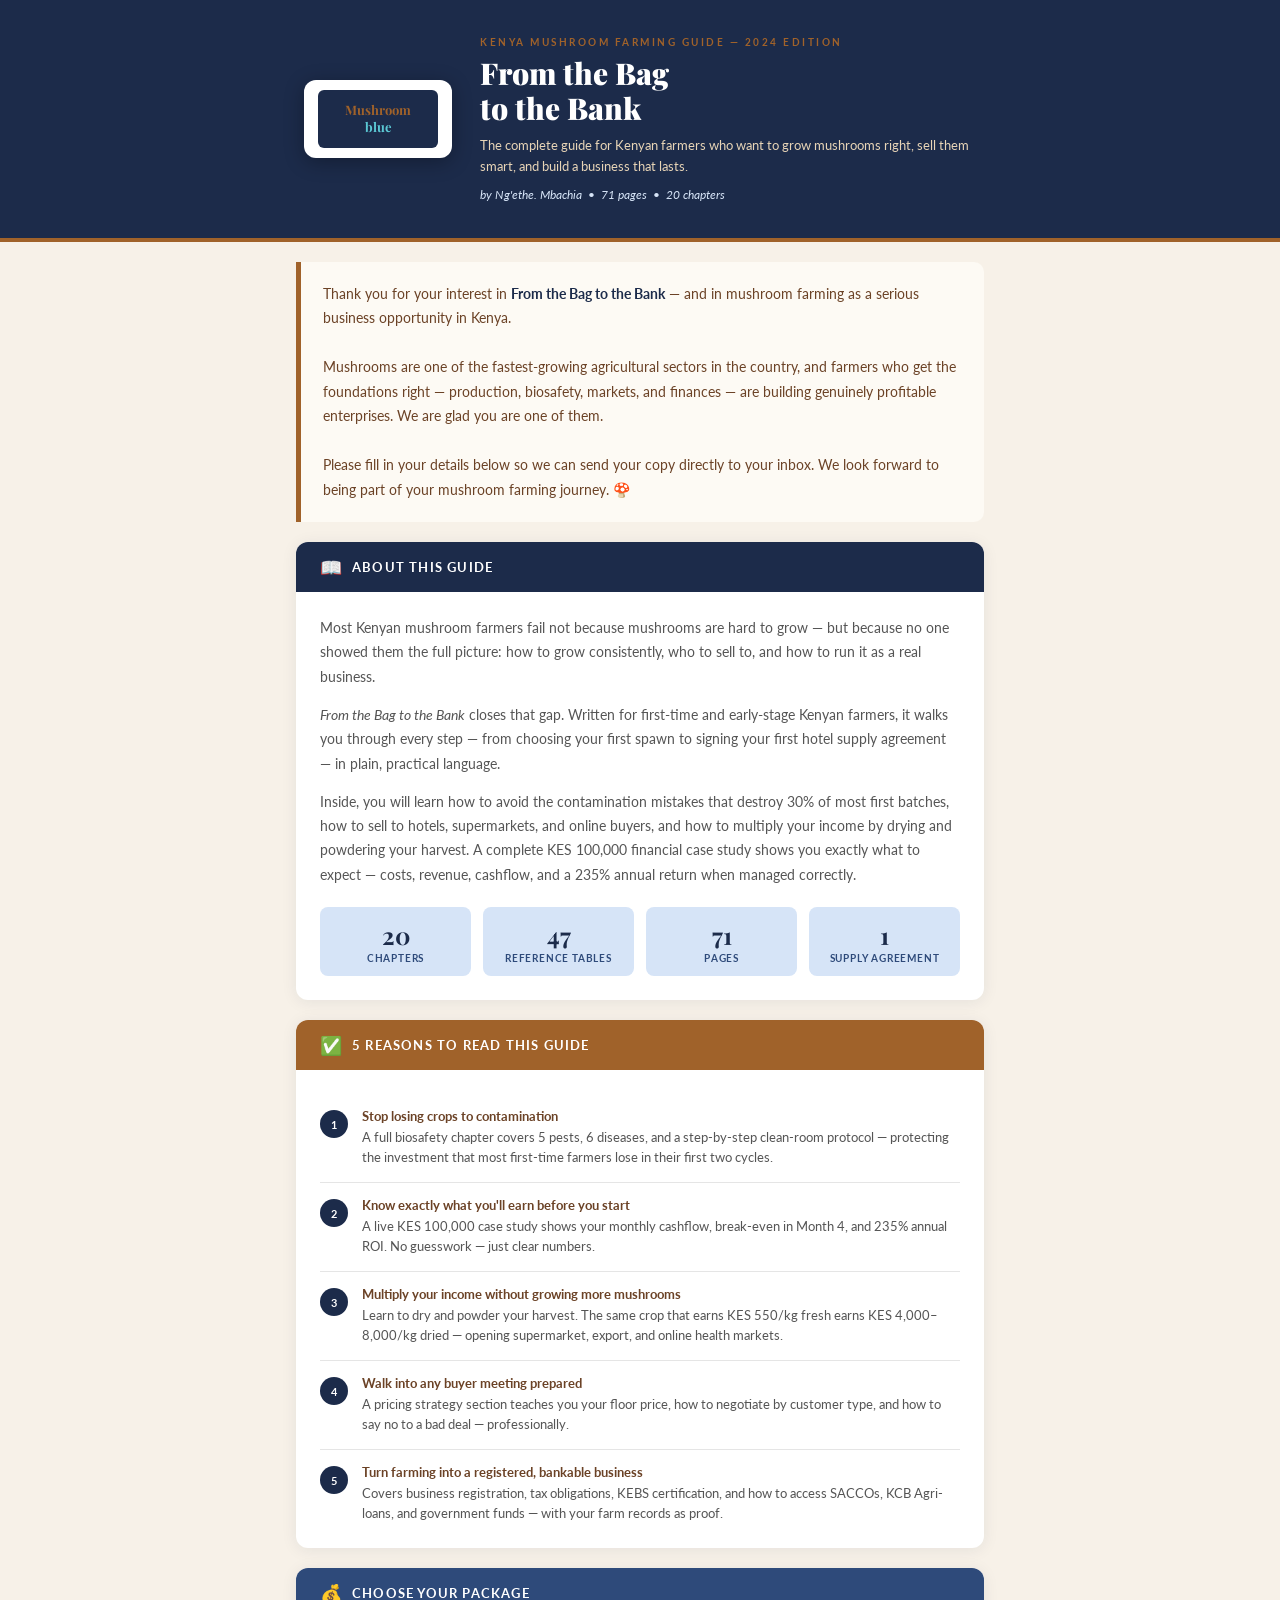
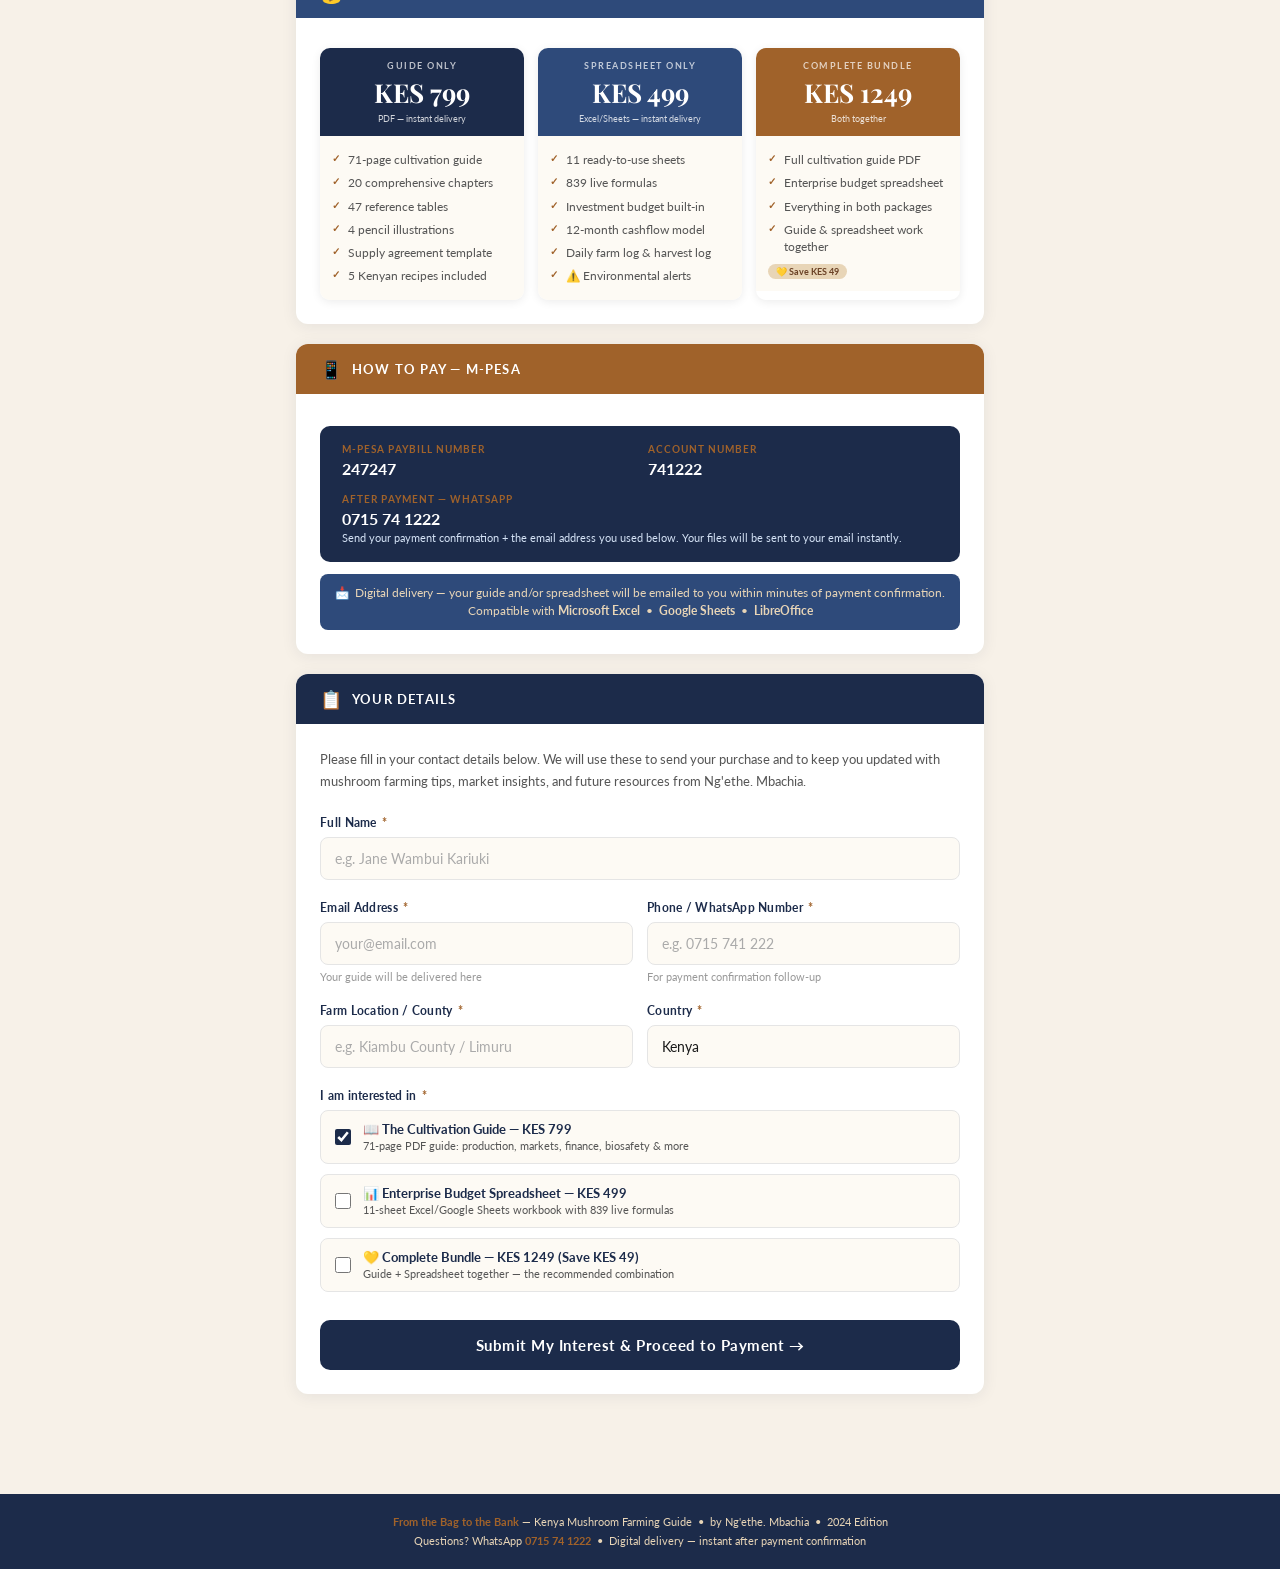
<file: Mushroom_Ebook_Form.html>
<!DOCTYPE html>
<html lang="en">
<head>
<meta charset="UTF-8">
<meta name="viewport" content="width=device-width, initial-scale=1.0">
<title>From Mushroom Bag to the Bank — Kenya Mushroom Farming Guide</title>
<link href="https://fonts.googleapis.com/css2?family=Playfair+Display:ital,wght@0,700;0,900;1,700&family=Lato:wght@300;400;700&display=swap" rel="stylesheet">
<style>
  :root {
    --navy:       #1C2B4A;
    --mid-blue:   #2E4A7A;
    --steel:      #4A6FA5;
    --light-blue: #D6E4F7;
    --caramel:    #A0622A;
    --warm-brown: #6B4226;
    --sand:       #E8D5B7;
    --parchment:  #F7F1E8;
    --cream:      #FDFAF4;
    --white:      #FFFFFF;
    --black:      #1A1A1A;
    --grey:       #555555;
    --light-grey: #E5E5E5;
  }

  * { box-sizing: border-box; margin: 0; padding: 0; }

  body {
    font-family: 'Lato', sans-serif;
    background: var(--parchment);
    color: var(--black);
    min-height: 100vh;
  }

  /* ── Hero Header ── */
  .hero {
    background: var(--navy);
    padding: 0;
    position: relative;
    overflow: hidden;
  }
  .hero::after {
    content: '';
    position: absolute;
    bottom: 0; left: 0; right: 0;
    height: 4px;
    background: var(--caramel);
  }
  .hero-inner {
    max-width: 720px;
    margin: 0 auto;
    padding: 36px 24px 40px;
    display: flex;
    align-items: center;
    gap: 28px;
  }
  .hero-logo {
    flex-shrink: 0;
    background: white;
    border-radius: 12px;
    padding: 10px 14px;
    box-shadow: 0 4px 20px rgba(0,0,0,0.3);
  }
  .hero-logo img { display: block; width: 120px; height: auto; }
  .hero-text { flex: 1; }
  .hero-eyebrow {
    font-family: 'Lato', sans-serif;
    font-size: 10px;
    font-weight: 700;
    letter-spacing: 2.5px;
    text-transform: uppercase;
    color: var(--caramel);
    margin-bottom: 8px;
  }
  .hero-title {
    font-family: 'Playfair Display', serif;
    font-size: 30px;
    font-weight: 900;
    color: var(--white);
    line-height: 1.15;
    margin-bottom: 10px;
  }
  .hero-subtitle {
    font-size: 13px;
    color: var(--sand);
    line-height: 1.6;
    margin-bottom: 10px;
  }
  .hero-tagline {
    font-size: 12px;
    font-style: italic;
    color: var(--light-blue);
  }

  /* ── Main content ── */
  .main {
    max-width: 720px;
    margin: 0 auto;
    padding: 0 16px 60px;
  }

  /* ── Card base ── */
  .card {
    background: var(--white);
    border-radius: 12px;
    box-shadow: 0 2px 16px rgba(28,43,74,0.08);
    margin-top: 20px;
    overflow: hidden;
  }
  .card-header {
    background: var(--navy);
    padding: 14px 24px;
    display: flex;
    align-items: center;
    gap: 10px;
  }
  .card-header.caramel { background: var(--caramel); }
  .card-header.steel   { background: var(--mid-blue); }
  .card-header h2 {
    font-family: 'Lato', sans-serif;
    font-size: 13px;
    font-weight: 700;
    letter-spacing: 1.2px;
    text-transform: uppercase;
    color: var(--white);
  }
  .card-header .icon { font-size: 18px; }
  .card-body { padding: 24px; }

  /* ── Warm thank-you intro ── */
  .thankyou-block {
    background: var(--cream);
    border-left: 5px solid var(--caramel);
    border-radius: 0 10px 10px 0;
    padding: 20px 22px;
    margin-top: 20px;
  }
  .thankyou-block p {
    font-size: 14px;
    line-height: 1.75;
    color: var(--warm-brown);
  }
  .thankyou-block p strong { color: var(--navy); }

  /* ── Synopsis ── */
  .synopsis-text {
    font-size: 13.5px;
    line-height: 1.8;
    color: var(--grey);
  }
  .synopsis-text p { margin-bottom: 14px; }
  .synopsis-text p:last-child { margin-bottom: 0; }

  /* ── Stats row ── */
  .stats-row {
    display: grid;
    grid-template-columns: repeat(4, 1fr);
    gap: 12px;
    margin: 20px 0 0;
  }
  .stat-pill {
    background: var(--light-blue);
    border-radius: 8px;
    padding: 12px 8px;
    text-align: center;
  }
  .stat-pill .num {
    font-family: 'Playfair Display', serif;
    font-size: 24px;
    font-weight: 700;
    color: var(--navy);
    display: block;
  }
  .stat-pill .lbl {
    font-size: 9.5px;
    font-weight: 700;
    letter-spacing: 0.8px;
    text-transform: uppercase;
    color: var(--mid-blue);
    display: block;
    margin-top: 2px;
  }

  /* ── Feature-Benefit rows ── */
  .fb-row {
    display: flex;
    gap: 0;
    border-bottom: 1px solid var(--light-grey);
    padding: 14px 0;
    align-items: flex-start;
  }
  .fb-row:last-child { border-bottom: none; padding-bottom: 0; }
  .fb-num {
    flex-shrink: 0;
    width: 28px;
    height: 28px;
    background: var(--navy);
    border-radius: 50%;
    display: flex;
    align-items: center;
    justify-content: center;
    font-size: 11px;
    font-weight: 700;
    color: white;
    margin-right: 14px;
    margin-top: 2px;
  }
  .fb-content { flex: 1; }
  .fb-feat {
    font-size: 13px;
    font-weight: 700;
    color: var(--warm-brown);
    margin-bottom: 4px;
  }
  .fb-benefit {
    font-size: 12.5px;
    color: var(--grey);
    line-height: 1.6;
  }

  /* ── Pricing ── */
  .pricing-grid {
    display: grid;
    grid-template-columns: 1fr 1fr 1fr;
    gap: 14px;
    margin-top: 6px;
  }
  .price-card {
    border-radius: 10px;
    overflow: hidden;
    box-shadow: 0 2px 10px rgba(0,0,0,0.08);
  }
  .price-card-header {
    padding: 12px;
    text-align: center;
  }
  .price-card-header.navy    { background: var(--navy); }
  .price-card-header.steel   { background: var(--mid-blue); }
  .price-card-header.caramel { background: var(--caramel); }
  .price-card-header .p-label {
    font-size: 9px;
    font-weight: 700;
    letter-spacing: 1.5px;
    text-transform: uppercase;
    color: rgba(255,255,255,0.7);
    margin-bottom: 4px;
  }
  .price-card-header .p-price {
    font-family: 'Playfair Display', serif;
    font-size: 26px;
    font-weight: 700;
    color: white;
  }
  .price-card-header .p-sub {
    font-size: 9px;
    color: rgba(255,255,255,0.8);
    margin-top: 3px;
  }
  .price-card-body {
    background: var(--cream);
    padding: 12px;
  }
  .price-card-body ul {
    list-style: none;
    padding: 0;
  }
  .price-card-body li {
    font-size: 11.5px;
    color: var(--grey);
    padding: 3px 0;
    padding-left: 16px;
    position: relative;
    line-height: 1.5;
  }
  .price-card-body li::before {
    content: '✓';
    position: absolute;
    left: 0;
    color: var(--caramel);
    font-weight: 700;
    font-size: 10px;
  }
  .save-badge {
    display: inline-block;
    background: var(--sand);
    color: var(--warm-brown);
    font-size: 9px;
    font-weight: 700;
    padding: 2px 8px;
    border-radius: 20px;
    margin-top: 6px;
  }

  /* ── Payment ── */
  .payment-box {
    background: var(--navy);
    border-radius: 10px;
    padding: 18px 22px;
    display: grid;
    grid-template-columns: 1fr 1fr;
    gap: 16px;
    margin-top: 8px;
  }
  .pay-item .pay-label {
    font-size: 9.5px;
    font-weight: 700;
    letter-spacing: 1px;
    text-transform: uppercase;
    color: var(--caramel);
    margin-bottom: 4px;
  }
  .pay-item .pay-value {
    font-size: 16px;
    font-weight: 700;
    color: var(--white);
  }
  .pay-item .pay-note {
    font-size: 11px;
    color: var(--light-blue);
    margin-top: 3px;
  }
  .pay-full { grid-column: 1 / -1; }
  .delivery-note {
    background: var(--mid-blue);
    border-radius: 8px;
    padding: 10px 14px;
    margin-top: 12px;
    font-size: 11.5px;
    color: var(--sand);
    text-align: center;
    line-height: 1.6;
  }

  /* ── Form ── */
  .form-section { }
  .form-group { margin-bottom: 20px; }
  .form-label {
    display: block;
    font-size: 12px;
    font-weight: 700;
    color: var(--navy);
    margin-bottom: 7px;
    letter-spacing: 0.3px;
  }
  .form-label span { color: var(--caramel); margin-left: 2px; }
  .form-input {
    width: 100%;
    border: 1.5px solid var(--light-grey);
    border-radius: 8px;
    padding: 12px 14px;
    font-family: 'Lato', sans-serif;
    font-size: 14px;
    color: var(--black);
    background: var(--cream);
    transition: border-color 0.2s, box-shadow 0.2s;
    outline: none;
  }
  .form-input:focus {
    border-color: var(--steel);
    box-shadow: 0 0 0 3px rgba(74,111,165,0.15);
  }
  .form-input::placeholder { color: #aaa; }
  .form-row {
    display: grid;
    grid-template-columns: 1fr 1fr;
    gap: 14px;
  }
  .form-helper {
    font-size: 11px;
    color: #999;
    margin-top: 5px;
  }
  .interest-checks {
    display: flex;
    flex-direction: column;
    gap: 10px;
  }
  .check-item {
    display: flex;
    align-items: center;
    gap: 12px;
    cursor: pointer;
    padding: 10px 14px;
    border: 1.5px solid var(--light-grey);
    border-radius: 8px;
    background: var(--cream);
    transition: all 0.2s;
  }
  .check-item:hover { border-color: var(--steel); background: var(--light-blue); }
  .check-item input[type="checkbox"] { width: 16px; height: 16px; accent-color: var(--navy); cursor: pointer; }
  .check-item-text { font-size: 13px; color: var(--navy); }
  .check-item-text strong { display: block; font-weight: 700; }
  .check-item-text small { color: var(--grey); font-size: 11px; }

  .submit-btn {
    width: 100%;
    background: var(--navy);
    color: var(--white);
    border: none;
    border-radius: 10px;
    padding: 16px;
    font-family: 'Lato', sans-serif;
    font-size: 15px;
    font-weight: 700;
    letter-spacing: 0.5px;
    cursor: pointer;
    transition: background 0.2s, transform 0.1s;
    margin-top: 8px;
  }
  .submit-btn:hover { background: var(--mid-blue); transform: translateY(-1px); }
  .submit-btn:active { transform: translateY(0); }

  /* ── Success state ── */
  .success-screen {
    display: none;
    text-align: center;
    padding: 40px 24px;
  }
  .success-screen .success-icon {
    font-size: 54px;
    margin-bottom: 18px;
    display: block;
  }
  .success-screen h2 {
    font-family: 'Playfair Display', serif;
    font-size: 26px;
    color: var(--navy);
    margin-bottom: 14px;
  }
  .success-screen p {
    font-size: 14px;
    color: var(--grey);
    line-height: 1.75;
    margin-bottom: 10px;
  }
  .success-screen .pay-reminder {
    background: var(--navy);
    color: var(--white);
    border-radius: 10px;
    padding: 16px 20px;
    margin-top: 20px;
    font-size: 13px;
    line-height: 1.8;
  }
  .success-screen .pay-reminder strong { color: var(--sand); }

  /* ── Footer ── */
  .footer {
    background: var(--navy);
    color: var(--sand);
    text-align: center;
    padding: 18px 24px;
    font-size: 11px;
    line-height: 1.8;
    margin-top: 40px;
  }
  .footer strong { color: var(--caramel); }

  @media (max-width: 520px) {
    .hero-inner { flex-direction: column; align-items: flex-start; gap: 18px; }
    .hero-logo img { width: 100px; }
    .hero-title { font-size: 24px; }
    .stats-row { grid-template-columns: repeat(2,1fr); }
    .pricing-grid { grid-template-columns: 1fr; }
    .form-row { grid-template-columns: 1fr; }
    .payment-box { grid-template-columns: 1fr; }
  }
</style>
</head>
<body>

<!-- Hero -->
<div class="hero">
  <div class="hero-inner">
    <div class="hero-logo">
      <!-- Mushroom Blue logo placeholder — replace src with hosted image URL -->
      <div style="width:120px;height:58px;background:var(--navy);border-radius:6px;display:flex;align-items:center;justify-content:center;">
        <span style="color:var(--caramel);font-family:'Playfair Display',serif;font-size:13px;font-weight:700;text-align:center;line-height:1.3">Mushroom<br><span style="color:#5BC8D4">blue</span></span>
      </div>
    </div>
    <div class="hero-text">
      <p class="hero-eyebrow">Kenya Mushroom Farming Guide — 2024 Edition</p>
      <h1 class="hero-title">From the Bag<br>to the Bank</h1>
      <p class="hero-subtitle">The complete guide for Kenyan farmers who want to grow mushrooms right, sell them smart, and build a business that lasts.</p>
      <p class="hero-tagline">by Ng'ethe. Mbachia &nbsp;•&nbsp; 71 pages &nbsp;•&nbsp; 20 chapters</p>
    </div>
  </div>
</div>

<div class="main">

  <!-- Thank you intro -->
  <div class="thankyou-block">
    <p>
      Thank you for your interest in <strong>From the Bag to the Bank</strong> — and in mushroom farming as a serious business opportunity in Kenya.<br><br>
      Mushrooms are one of the fastest-growing agricultural sectors in the country, and farmers who get the foundations right — production, biosafety, markets, and finances — are building genuinely profitable enterprises. We are glad you are one of them.<br><br>
      Please fill in your details below so we can send your copy directly to your inbox. We look forward to being part of your mushroom farming journey. 🍄
    </p>
  </div>

  <!-- Synopsis -->
  <div class="card">
    <div class="card-header">
      <span class="icon">📖</span>
      <h2>About This Guide</h2>
    </div>
    <div class="card-body">
      <div class="synopsis-text">
        <p>Most Kenyan mushroom farmers fail not because mushrooms are hard to grow — but because no one showed them the full picture: how to grow consistently, who to sell to, and how to run it as a real business.</p>
        <p><em>From the Bag to the Bank</em> closes that gap. Written for first-time and early-stage Kenyan farmers, it walks you through every step — from choosing your first spawn to signing your first hotel supply agreement — in plain, practical language.</p>
        <p>Inside, you will learn how to avoid the contamination mistakes that destroy 30% of most first batches, how to sell to hotels, supermarkets, and online buyers, and how to multiply your income by drying and powdering your harvest. A complete KES 100,000 financial case study shows you exactly what to expect — costs, revenue, cashflow, and a 235% annual return when managed correctly.</p>
      </div>
      <div class="stats-row">
        <div class="stat-pill"><span class="num">20</span><span class="lbl">Chapters</span></div>
        <div class="stat-pill"><span class="num">47</span><span class="lbl">Reference Tables</span></div>
        <div class="stat-pill"><span class="num">71</span><span class="lbl">Pages</span></div>
        <div class="stat-pill"><span class="num">1</span><span class="lbl">Supply Agreement</span></div>
      </div>
    </div>
  </div>

  <!-- 5 Reasons -->
  <div class="card">
    <div class="card-header caramel">
      <span class="icon">✅</span>
      <h2>5 Reasons to Read This Guide</h2>
    </div>
    <div class="card-body">
      <div class="fb-row">
        <div class="fb-num">1</div>
        <div class="fb-content">
          <div class="fb-feat">Stop losing crops to contamination</div>
          <div class="fb-benefit">A full biosafety chapter covers 5 pests, 6 diseases, and a step-by-step clean-room protocol — protecting the investment that most first-time farmers lose in their first two cycles.</div>
        </div>
      </div>
      <div class="fb-row">
        <div class="fb-num">2</div>
        <div class="fb-content">
          <div class="fb-feat">Know exactly what you'll earn before you start</div>
          <div class="fb-benefit">A live KES 100,000 case study shows your monthly cashflow, break-even in Month 4, and 235% annual ROI. No guesswork — just clear numbers.</div>
        </div>
      </div>
      <div class="fb-row">
        <div class="fb-num">3</div>
        <div class="fb-content">
          <div class="fb-feat">Multiply your income without growing more mushrooms</div>
          <div class="fb-benefit">Learn to dry and powder your harvest. The same crop that earns KES 550/kg fresh earns KES 4,000–8,000/kg dried — opening supermarket, export, and online health markets.</div>
        </div>
      </div>
      <div class="fb-row">
        <div class="fb-num">4</div>
        <div class="fb-content">
          <div class="fb-feat">Walk into any buyer meeting prepared</div>
          <div class="fb-benefit">A pricing strategy section teaches you your floor price, how to negotiate by customer type, and how to say no to a bad deal — professionally.</div>
        </div>
      </div>
      <div class="fb-row">
        <div class="fb-num">5</div>
        <div class="fb-content">
          <div class="fb-feat">Turn farming into a registered, bankable business</div>
          <div class="fb-benefit">Covers business registration, tax obligations, KEBS certification, and how to access SACCOs, KCB Agri-loans, and government funds — with your farm records as proof.</div>
        </div>
      </div>
    </div>
  </div>

  <!-- Pricing -->
  <div class="card">
    <div class="card-header steel">
      <span class="icon">💰</span>
      <h2>Choose Your Package</h2>
    </div>
    <div class="card-body">
      <div class="pricing-grid">
        <div class="price-card">
          <div class="price-card-header navy">
            <div class="p-label">Guide Only</div>
            <div class="p-price">KES 799</div>
            <div class="p-sub">PDF — instant delivery</div>
          </div>
          <div class="price-card-body">
            <ul>
              <li>71-page cultivation guide</li>
              <li>20 comprehensive chapters</li>
              <li>47 reference tables</li>
              <li>4 pencil illustrations</li>
              <li>Supply agreement template</li>
              <li>5 Kenyan recipes included</li>
            </ul>
          </div>
        </div>
        <div class="price-card">
          <div class="price-card-header steel">
            <div class="p-label">Spreadsheet Only</div>
            <div class="p-price">KES 499</div>
            <div class="p-sub">Excel/Sheets — instant delivery</div>
          </div>
          <div class="price-card-body">
            <ul>
              <li>11 ready-to-use sheets</li>
              <li>839 live formulas</li>
              <li>Investment budget built-in</li>
              <li>12-month cashflow model</li>
              <li>Daily farm log & harvest log</li>
              <li>⚠️ Environmental alerts</li>
            </ul>
          </div>
        </div>
        <div class="price-card">
          <div class="price-card-header caramel">
            <div class="p-label">Complete Bundle</div>
            <div class="p-price">KES 1249</div>
            <div class="p-sub">Both together</div>
          </div>
          <div class="price-card-body">
            <ul>
              <li>Full cultivation guide PDF</li>
              <li>Enterprise budget spreadsheet</li>
              <li>Everything in both packages</li>
              <li>Guide & spreadsheet work together</li>
            </ul>
            <div class="save-badge">💛 Save KES 49</div>
          </div>
        </div>
      </div>
    </div>
  </div>

  <!-- Payment -->
  <div class="card">
    <div class="card-header caramel">
      <span class="icon">📱</span>
      <h2>How to Pay — M-Pesa</h2>
    </div>
    <div class="card-body">
      <div class="payment-box">
        <div class="pay-item">
          <div class="pay-label">M-Pesa Paybill Number</div>
          <div class="pay-value">247247</div>
        </div>
        <div class="pay-item">
          <div class="pay-label">Account Number</div>
          <div class="pay-value">741222</div>
        </div>
        <div class="pay-item pay-full">
          <div class="pay-label">After Payment — WhatsApp</div>
          <div class="pay-value">0715 74 1222</div>
          <div class="pay-note">Send your payment confirmation + the email address you used below. Your files will be sent to your email instantly.</div>
        </div>
      </div>
      <div class="delivery-note">
        📩 &nbsp;Digital delivery — your guide and/or spreadsheet will be emailed to you within minutes of payment confirmation.<br>
        Compatible with <strong>Microsoft Excel</strong> &nbsp;•&nbsp; <strong>Google Sheets</strong> &nbsp;•&nbsp; <strong>LibreOffice</strong>
      </div>
    </div>
  </div>

  <!-- Contact Form -->
  <div class="card">
    <div class="card-header">
      <span class="icon">📋</span>
      <h2>Your Details</h2>
    </div>
    <div class="card-body">
      <div id="formView">
        <p style="font-size:13px;color:var(--grey);margin-bottom:22px;line-height:1.7">
          Please fill in your contact details below. We will use these to send your purchase and to keep you updated with mushroom farming tips, market insights, and future resources from Ng'ethe. Mbachia.
        </p>

        <form id="ebookForm" method="POST" action="https://formsubmit.co/mnventures2024@gmail.com" class="form-section">
          <input type="hidden" name="_subject" value="Mushroom ebook interest form submission">
          <input type="hidden" name="_captcha" value="false">
          <input type="hidden" name="_next" value="https://n-mbachia.github.io/mnventures/Mushroom_Ebook_Form.html?success=1">

          <div class="form-group">
            <label class="form-label">Full Name <span>*</span></label>
            <input class="form-input" id="fname" name="name" type="text" placeholder="e.g. Jane Wambui Kariuki" required>
          </div>

          <div class="form-row">
            <div class="form-group">
              <label class="form-label">Email Address <span>*</span></label>
              <input class="form-input" id="femail" name="_replyto" type="email" placeholder="your@email.com" required>
              <p class="form-helper">Your guide will be delivered here</p>
            </div>
            <div class="form-group">
              <label class="form-label">Phone / WhatsApp Number <span>*</span></label>
              <input class="form-input" id="fphone" name="phone" type="tel" placeholder="e.g. 0715 741 222" required>
              <p class="form-helper">For payment confirmation follow-up</p>
            </div>
          </div>

          <div class="form-row">
            <div class="form-group">
              <label class="form-label">Farm Location / County <span>*</span></label>
              <input class="form-input" id="flocation" name="location" type="text" placeholder="e.g. Kiambu County / Limuru" required>
            </div>
            <div class="form-group">
              <label class="form-label">Country <span>*</span></label>
              <input class="form-input" id="fcountry" name="country" type="text" placeholder="e.g. Kenya" value="Kenya" required>
            </div>
          </div>

          <div class="form-group">
            <label class="form-label">I am interested in <span>*</span></label>
            <div class="interest-checks">
              <label class="check-item">
                <input type="checkbox" id="chk-guide" name="interest" value="Cultivation Guide (KES 699)" checked>
                <div class="check-item-text">
                  <strong>📖 The Cultivation Guide — KES 799</strong>
                  <small>71-page PDF guide: production, markets, finance, biosafety &amp; more</small>
                </div>
              </label>
              <label class="check-item">
                <input type="checkbox" id="chk-sheet" name="interest" value="Enterprise Budget Spreadsheet (KES 299)">
                <div class="check-item-text">
                  <strong>📊 Enterprise Budget Spreadsheet — KES 499</strong>
                  <small>11-sheet Excel/Google Sheets workbook with 839 live formulas</small>
                </div>
              </label>
              <label class="check-item">
                <input type="checkbox" id="chk-bundle" name="interest" value="Complete Bundle (KES 899)">
                <div class="check-item-text">
                  <strong>💛 Complete Bundle — KES 1249 (Save KES 49)</strong>
                  <small>Guide + Spreadsheet together — the recommended combination</small>
                </div>
              </label>
            </div>
          </div>

          <button class="submit-btn" type="submit">
            Submit My Interest &amp; Proceed to Payment →
          </button>
        </form>
      </div>

      <!-- Success screen -->
      <div class="success-screen" id="successView">
        <span class="success-icon">🍄</span>
        <h2>Thank You — Welcome to the Journey!</h2>
        <p>
          Your interest has been registered. We are delighted to welcome you to the growing community of Kenyan mushroom farmers who are serious about building a real business from the ground up.
        </p>
        <p>
          Please complete your payment via M-Pesa below, then WhatsApp us your confirmation and email address. Your files will be in your inbox within minutes.
        </p>
        <div class="pay-reminder">
          <strong>To complete your order:</strong><br>
          M-Pesa Paybill: <strong>247247</strong> &nbsp;|&nbsp; Account: <strong>741222</strong><br>
          After payment, WhatsApp <strong>0715 74 1222</strong><br>
          Include your name and the email address you used above.
        </div>
        <p style="margin-top:18px;font-size:12px;color:#aaa">
          Ng'ethe. Mbachia &nbsp;•&nbsp; Kenya Mushroom Growers Guide 2024 &nbsp;•&nbsp; All rights reserved
        </p>
      </div>

    </div>
  </div>

</div><!-- /main -->

<div class="footer">
  <strong>From the Bag to the Bank</strong> — Kenya Mushroom Farming Guide &nbsp;•&nbsp; by Ng'ethe. Mbachia &nbsp;•&nbsp; 2024 Edition<br>
  Questions? WhatsApp <strong>0715 74 1222</strong> &nbsp;•&nbsp; Digital delivery — instant after payment confirmation
</div>

<script>
document.addEventListener('DOMContentLoaded', () => {
  const params = new URLSearchParams(window.location.search);
  const formView = document.getElementById('formView');
  const successView = document.getElementById('successView');

  if (params.get('success') === '1' || params.get('success') === 'true') {
    if (formView) formView.style.display = 'none';
    if (successView) successView.style.display = 'block';
    window.scrollTo({ top: 0, behavior: 'smooth' });
  }

  const form = document.getElementById('ebookForm');
  if (!form) return;

  form.addEventListener('submit', (e) => {
    const checked = form.querySelectorAll('input[name="interest"]:checked');
    if (checked.length === 0) {
      e.preventDefault();
      alert('Please select at least one interest option.');
    }
  });
});
</script>
</body>
</html>
</file>
<file: assets/css/main.css>
@import url("fontawesome-all.min.css");
@import url("https://fonts.googleapis.com/css?family=Lato:400,400italic,700,700italic|Source+Code+Pro:400");

/*
	Read Only by HTML5 UP
	html5up.net | @ajlkn
	Free for personal and commercial use under the CCA 3.0 license (html5up.net/license)
*/

html, body, div, span, applet, object,
iframe, h1, h2, h3, h4, h5, h6, p, blockquote,
pre, a, abbr, acronym, address, big, cite,
code, del, dfn, em, img, ins, kbd, q, s, samp,
small, strike, strong, sub, sup, tt, var, b,
u, i, center, dl, dt, dd, ol, ul, li, fieldset,
form, label, legend, table, caption, tbody,
tfoot, thead, tr, th, td, article, aside,
canvas, details, embed, figure, figcaption,
footer, header, hgroup, menu, nav, output, ruby,
section, summary, time, mark, audio, video {
	margin: 0;
	padding: 0;
	border: 0;
	font-size: 100%;
	font: inherit;
	vertical-align: baseline;}

article, aside, details, figcaption, figure,
footer, header, hgroup, menu, nav, section {
	display: block;}

body {
	line-height: 1;
}

ol, ul {
	list-style: none;
}

blockquote, q {
	quotes: none;
}

	blockquote:before, blockquote:after, q:before, q:after {
		content: '';
		content: none;
	}

table {
	border-collapse: collapse;
	border-spacing: 0;
}

body {
	-webkit-text-size-adjust: none;
}

mark {
	background-color: transparent;
	color: inherit;
}

input::-moz-focus-inner {
	border: 0;
	padding: 0;
}

input, select, textarea {
	-moz-appearance: none;
	-webkit-appearance: none;
	-ms-appearance: none;
	appearance: none;
}

/* Basic */

	html {
		box-sizing: border-box;
	}

	*, *:before, *:after {
		box-sizing: inherit;
	}
	
	body {
		background: #fff;
	}

		body.is-preload *, body.is-preload *:before, body.is-preload *:after {
			-moz-animation: none !important;
			-webkit-animation: none !important;
			-ms-animation: none !important;
			animation: none !important;
			-moz-transition: none !important;
			-webkit-transition: none !important;
			-ms-transition: none !important;
			transition: none !important;
		}

	body, input, select, textarea {
		color: #888;
		font-family: "Lato", sans-serif;
		font-size: 16pt;
		font-weight: 400;
		line-height: 1.75em;
	}

	a {
		-moz-transition: color 0.2s ease-in-out, border-color 0.2s ease-in-out;
		-webkit-transition: color 0.2s ease-in-out, border-color 0.2s ease-in-out;
		-ms-transition: color 0.2s ease-in-out, border-color 0.2s ease-in-out;
		transition: color 0.2s ease-in-out, border-color 0.2s ease-in-out;
		border-bottom: solid 1px #e4e4e4;
		color: inherit;
		text-decoration: none;
	}

		a:hover {
			border-bottom-color: transparent;
			color: #2C3E50!important;
		}

	strong, b {
		color: #777;
		font-weight: 700;
	}

	em, i {
		font-style: italic;
	}

	p {
		margin: 0 0 2.25em 0;
	}

	h1, h2, h3, h4, h5, h6 {
		color: #777;
		font-weight: 700;
		line-height: 1em;
		margin: 0 0 0.5625em 0;
	}

		h1 a, h2 a, h3 a, h4 a, h5 a, h6 a {
			border: 0;
			color: inherit;
			text-decoration: none;
		}

	h2 {
		font-size: 2em;
		line-height: 1.5em;
	}

	h3 {
		font-size: 1.75em;
		line-height: 1.5em;
	}

	h4 {
		font-size: 1.25em;
		line-height: 1.5em;
	}

	h5 {
		font-size: 0.9em;
		line-height: 1.5em;
	}

	h6 {
		font-size: 0.7em;
		line-height: 1.5em;
	}

	sub {
		font-size: 0.8em;
		position: relative;
		top: 0.5em;
	}

	sup {
		font-size: 0.8em;
		position: relative;
		top: -0.5em;
	}

	hr {
		border: 0;
		border-bottom: solid 2px #f4f4f4;
		margin: 2.25em 0;
	}

		hr.major {
			margin: 3.375em 0;
		}

	blockquote {
		border-left: solid 8px #e4e4e4;
		font-style: italic;
		margin: 0 0 2.25em 0;
		padding: 0.5em 0 0.5em 2em;
	}

	code {
		background: #555;
		border-radius: 5px;
		color: #fff;
		font-family: "Source Code Pro", monospace;
		font-size: 0.9em;
		margin: 0 0.25em;
		padding: 0.25em 0.65em;
	}

	pre {
		font-family: "Source Code Pro", monospace;
		font-size: 0.9em;
		margin: 0 0 2.25em 0;
	}

		pre code {
			-webkit-overflow-scrolling: touch;
			display: block;
			line-height: 1.5em;
			overflow-x: auto;
			padding: 1em 1.5em;
		}

	.align-left {
		text-align: left;
	}

	.align-center {
		text-align: center;
	}

	.align-right {
		text-align: right;
	}

/* Row */

	.row {
		display: flex;
		flex-wrap: wrap;
		box-sizing: border-box;
		align-items: stretch;
	}

		.row > * {
			box-sizing: border-box;
		}

		.row.gtr-uniform > * > :last-child {
			margin-bottom: 0;
		}

		.row.aln-left {
			justify-content: flex-start;
		}

		.row.aln-center {
			justify-content: center;
		}

		.row.aln-right {
			justify-content: flex-end;
		}

		.row.aln-top {
			align-items: flex-start;
		}

		.row.aln-middle {
			align-items: center;
		}

		.row.aln-bottom {
			align-items: flex-end;
		}

		.row > .imp {
			order: -1;
		}

		.row > .col-1 {
			width: 8.33333%;
		}

		.row > .off-1 {
			margin-left: 8.33333%;
		}

		.row > .col-2 {
			width: 16.66667%;
		}

		.row > .off-2 {
			margin-left: 16.66667%;
		}

		.row > .col-3 {
			width: 25%;
		}

		.row > .off-3 {
			margin-left: 25%;
		}

		.row > .col-4 {
			width: 33.33333%;
		}

		.row > .off-4 {
			margin-left: 33.33333%;
		}

		.row > .col-5 {
			width: 41.66667%;
		}

		.row > .off-5 {
			margin-left: 41.66667%;
		}

		.row > .col-6 {
			width: 50%;
		}

		.row > .off-6 {
			margin-left: 50%;
		}

		.row > .col-7 {
			width: 58.33333%;
		}

		.row > .off-7 {
			margin-left: 58.33333%;
		}

		.row > .col-8 {
			width: 66.66667%;
		}

		.row > .off-8 {
			margin-left: 66.66667%;
		}

		.row > .col-9 {
			width: 75%;
		}

		.row > .off-9 {
			margin-left: 75%;
		}

		.row > .col-10 {
			width: 83.33333%;
		}

		.row > .off-10 {
			margin-left: 83.33333%;
		}

		.row > .col-11 {
			width: 91.66667%;
		}

		.row > .off-11 {
			margin-left: 91.66667%;
		}

		.row > .col-12 {
			width: 100%;
		}

		.row > .off-12 {
			margin-left: 100%;
		}

		.row.gtr-0 {
			margin-top: 0;
			margin-left: 0em;
		}

			.row.gtr-0 > * {
				padding: 0 0 0 0em;
			}

			.row.gtr-0.gtr-uniform {
				margin-top: 0em;
			}

				.row.gtr-0.gtr-uniform > * {
					padding-top: 0em;
				}

		.row.gtr-25 {
			margin-top: 0;
			margin-left: -0.5em;
		}

			.row.gtr-25 > * {
				padding: 0 0 0 0.5em;
			}

			.row.gtr-25.gtr-uniform {
				margin-top: -0.5em;
			}

				.row.gtr-25.gtr-uniform > * {
					padding-top: 0.5em;
				}

		.row.gtr-50 {
			margin-top: 0;
			margin-left: -1em;
		}

			.row.gtr-50 > * {
				padding: 0 0 0 1em;
			}

			.row.gtr-50.gtr-uniform {
				margin-top: -1em;
			}

				.row.gtr-50.gtr-uniform > * {
					padding-top: 1em;
				}

		.row {
			margin-top: 0;
			margin-left: -2em;
		}

			.row > * {
				padding: 0 0 0 2em;
			}

			.row.gtr-uniform {
				margin-top: -2em;
			}

				.row.gtr-uniform > * {
					padding-top: 2em;
				}

		.row.gtr-150 {
			margin-top: 0;
			margin-left: -3em;
		}

			.row.gtr-150 > * {
				padding: 0 0 0 3em;
			}

			.row.gtr-150.gtr-uniform {
				margin-top: -3em;
			}

				.row.gtr-150.gtr-uniform > * {
					padding-top: 3em;
				}

		.row.gtr-200 {
			margin-top: 0;
			margin-left: -4em;
		}

			.row.gtr-200 > * {
				padding: 0 0 0 4em;
			}

			.row.gtr-200.gtr-uniform {
				margin-top: -4em;
			}

				.row.gtr-200.gtr-uniform > * {
					padding-top: 4em;
				}

		@media screen and (max-width: 1680px) {

			.row {
				display: flex;
				flex-wrap: wrap;
				box-sizing: border-box;
				align-items: stretch;
			}

				.row > * {
					box-sizing: border-box;
				}

				.row.gtr-uniform > * > :last-child {
					margin-bottom: 0;
				}

				.row.aln-left {
					justify-content: flex-start;
				}

				.row.aln-center {
					justify-content: center;
				}

				.row.aln-right {
					justify-content: flex-end;
				}

				.row.aln-top {
					align-items: flex-start;
				}

				.row.aln-middle {
					align-items: center;
				}

				.row.aln-bottom {
					align-items: flex-end;
				}

				.row > .imp-xlarge {
					order: -1;
				}

				.row > .col-1-xlarge {
					width: 8.33333%;
				}

				.row > .off-1-xlarge {
					margin-left: 8.33333%;
				}

				.row > .col-2-xlarge {
					width: 16.66667%;
				}

				.row > .off-2-xlarge {
					margin-left: 16.66667%;
				}

				.row > .col-3-xlarge {
					width: 25%;
				}

				.row > .off-3-xlarge {
					margin-left: 25%;
				}

				.row > .col-4-xlarge {
					width: 33.33333%;
				}

				.row > .off-4-xlarge {
					margin-left: 33.33333%;
				}

				.row > .col-5-xlarge {
					width: 41.66667%;
				}

				.row > .off-5-xlarge {
					margin-left: 41.66667%;
				}

				.row > .col-6-xlarge {
					width: 50%;
				}

				.row > .off-6-xlarge {
					margin-left: 50%;
				}

				.row > .col-7-xlarge {
					width: 58.33333%;
				}

				.row > .off-7-xlarge {
					margin-left: 58.33333%;
				}

				.row > .col-8-xlarge {
					width: 66.66667%;
				}

				.row > .off-8-xlarge {
					margin-left: 66.66667%;
				}

				.row > .col-9-xlarge {
					width: 75%;
				}

				.row > .off-9-xlarge {
					margin-left: 75%;
				}

				.row > .col-10-xlarge {
					width: 83.33333%;
				}

				.row > .off-10-xlarge {
					margin-left: 83.33333%;
				}

				.row > .col-11-xlarge {
					width: 91.66667%;
				}

				.row > .off-11-xlarge {
					margin-left: 91.66667%;
				}

				.row > .col-12-xlarge {
					width: 100%;
				}

				.row > .off-12-xlarge {
					margin-left: 100%;
				}

				.row.gtr-0 {
					margin-top: 0;
					margin-left: 0em;
				}

					.row.gtr-0 > * {
						padding: 0 0 0 0em;
					}

					.row.gtr-0.gtr-uniform {
						margin-top: 0em;
					}

						.row.gtr-0.gtr-uniform > * {
							padding-top: 0em;
						}

				.row.gtr-25 {
					margin-top: 0;
					margin-left: -0.5em;
				}

					.row.gtr-25 > * {
						padding: 0 0 0 0.5em;
					}

					.row.gtr-25.gtr-uniform {
						margin-top: -0.5em;
					}

						.row.gtr-25.gtr-uniform > * {
							padding-top: 0.5em;
						}

				.row.gtr-50 {
					margin-top: 0;
					margin-left: -1em;
				}

					.row.gtr-50 > * {
						padding: 0 0 0 1em;
					}

					.row.gtr-50.gtr-uniform {
						margin-top: -1em;
					}

						.row.gtr-50.gtr-uniform > * {
							padding-top: 1em;
						}

				.row {
					margin-top: 0;
					margin-left: -2em;
				}

					.row > * {
						padding: 0 0 0 2em;
					}

					.row.gtr-uniform {
						margin-top: -2em;
					}

						.row.gtr-uniform > * {
							padding-top: 2em;
						}

				.row.gtr-150 {
					margin-top: 0;
					margin-left: -3em;
				}

					.row.gtr-150 > * {
						padding: 0 0 0 3em;
					}

					.row.gtr-150.gtr-uniform {
						margin-top: -3em;
					}

						.row.gtr-150.gtr-uniform > * {
							padding-top: 3em;
						}

				.row.gtr-200 {
					margin-top: 0;
					margin-left: -4em;
				}

					.row.gtr-200 > * {
						padding: 0 0 0 4em;
					}

					.row.gtr-200.gtr-uniform {
						margin-top: -4em;
					}

						.row.gtr-200.gtr-uniform > * {
							padding-top: 4em;
						}

		}

		@media screen and (max-width: 1280px) {

			.row {
				display: flex;
				flex-wrap: wrap;
				box-sizing: border-box;
				align-items: stretch;
			}

				.row > * {
					box-sizing: border-box;
				}

				.row.gtr-uniform > * > :last-child {
					margin-bottom: 0;
				}

				.row.aln-left {
					justify-content: flex-start;
				}

				.row.aln-center {
					justify-content: center;
				}

				.row.aln-right {
					justify-content: flex-end;
				}

				.row.aln-top {
					align-items: flex-start;
				}

				.row.aln-middle {
					align-items: center;
				}

				.row.aln-bottom {
					align-items: flex-end;
				}

				.row > .imp-large {
					order: -1;
				}

				.row > .col-1-large {
					width: 8.33333%;
				}

				.row > .off-1-large {
					margin-left: 8.33333%;
				}

				.row > .col-2-large {
					width: 16.66667%;
				}

				.row > .off-2-large {
					margin-left: 16.66667%;
				}

				.row > .col-3-large {
					width: 25%;
				}

				.row > .off-3-large {
					margin-left: 25%;
				}

				.row > .col-4-large {
					width: 33.33333%;
				}

				.row > .off-4-large {
					margin-left: 33.33333%;
				}

				.row > .col-5-large {
					width: 41.66667%;
				}

				.row > .off-5-large {
					margin-left: 41.66667%;
				}

				.row > .col-6-large {
					width: 50%;
				}

				.row > .off-6-large {
					margin-left: 50%;
				}

				.row > .col-7-large {
					width: 58.33333%;
				}

				.row > .off-7-large {
					margin-left: 58.33333%;
				}

				.row > .col-8-large {
					width: 66.66667%;
				}

				.row > .off-8-large {
					margin-left: 66.66667%;
				}

				.row > .col-9-large {
					width: 75%;
				}

				.row > .off-9-large {
					margin-left: 75%;
				}

				.row > .col-10-large {
					width: 83.33333%;
				}

				.row > .off-10-large {
					margin-left: 83.33333%;
				}

				.row > .col-11-large {
					width: 91.66667%;
				}

				.row > .off-11-large {
					margin-left: 91.66667%;
				}

				.row > .col-12-large {
					width: 100%;
				}

				.row > .off-12-large {
					margin-left: 100%;
				}

				.row.gtr-0 {
					margin-top: 0;
					margin-left: 0em;
				}

					.row.gtr-0 > * {
						padding: 0 0 0 0em;
					}

					.row.gtr-0.gtr-uniform {
						margin-top: 0em;
					}

						.row.gtr-0.gtr-uniform > * {
							padding-top: 0em;
						}

				.row.gtr-25 {
					margin-top: 0;
					margin-left: -0.375em;
				}

					.row.gtr-25 > * {
						padding: 0 0 0 0.375em;
					}

					.row.gtr-25.gtr-uniform {
						margin-top: -0.375em;
					}

						.row.gtr-25.gtr-uniform > * {
							padding-top: 0.375em;
						}

				.row.gtr-50 {
					margin-top: 0;
					margin-left: -0.75em;
				}

					.row.gtr-50 > * {
						padding: 0 0 0 0.75em;
					}

					.row.gtr-50.gtr-uniform {
						margin-top: -0.75em;
					}

						.row.gtr-50.gtr-uniform > * {
							padding-top: 0.75em;
						}

				.row {
					margin-top: 0;
					margin-left: -1.5em;
				}

					.row > * {
						padding: 0 0 0 1.5em;
					}

					.row.gtr-uniform {
						margin-top: -1.5em;
					}

						.row.gtr-uniform > * {
							padding-top: 1.5em;
						}

				.row.gtr-150 {
					margin-top: 0;
					margin-left: -2.25em;
				}

					.row.gtr-150 > * {
						padding: 0 0 0 2.25em;
					}

					.row.gtr-150.gtr-uniform {
						margin-top: -2.25em;
					}

						.row.gtr-150.gtr-uniform > * {
							padding-top: 2.25em;
						}

				.row.gtr-200 {
					margin-top: 0;
					margin-left: -3em;
				}

					.row.gtr-200 > * {
						padding: 0 0 0 3em;
					}

					.row.gtr-200.gtr-uniform {
						margin-top: -3em;
					}

						.row.gtr-200.gtr-uniform > * {
							padding-top: 3em;
						}

		}

		@media screen and (max-width: 1024px) {

			.row {
				display: flex;
				flex-wrap: wrap;
				box-sizing: border-box;
				align-items: stretch;
			}

				.row > * {
					box-sizing: border-box;
				}

				.row.gtr-uniform > * > :last-child {
					margin-bottom: 0;
				}

				.row.aln-left {
					justify-content: flex-start;
				}

				.row.aln-center {
					justify-content: center;
				}

				.row.aln-right {
					justify-content: flex-end;
				}

				.row.aln-top {
					align-items: flex-start;
				}

				.row.aln-middle {
					align-items: center;
				}

				.row.aln-bottom {
					align-items: flex-end;
				}

				.row > .imp-medium {
					order: -1;
				}

				.row > .col-1-medium {
					width: 8.33333%;
				}

				.row > .off-1-medium {
					margin-left: 8.33333%;
				}

				.row > .col-2-medium {
					width: 16.66667%;
				}

				.row > .off-2-medium {
					margin-left: 16.66667%;
				}

				.row > .col-3-medium {
					width: 25%;
				}

				.row > .off-3-medium {
					margin-left: 25%;
				}

				.row > .col-4-medium {
					width: 33.33333%;
				}

				.row > .off-4-medium {
					margin-left: 33.33333%;
				}

				.row > .col-5-medium {
					width: 41.66667%;
				}

				.row > .off-5-medium {
					margin-left: 41.66667%;
				}

				.row > .col-6-medium {
					width: 50%;
				}

				.row > .off-6-medium {
					margin-left: 50%;
				}

				.row > .col-7-medium {
					width: 58.33333%;
				}

				.row > .off-7-medium {
					margin-left: 58.33333%;
				}

				.row > .col-8-medium {
					width: 66.66667%;
				}

				.row > .off-8-medium {
					margin-left: 66.66667%;
				}

				.row > .col-9-medium {
					width: 75%;
				}

				.row > .off-9-medium {
					margin-left: 75%;
				}

				.row > .col-10-medium {
					width: 83.33333%;
				}

				.row > .off-10-medium {
					margin-left: 83.33333%;
				}

				.row > .col-11-medium {
					width: 91.66667%;
				}

				.row > .off-11-medium {
					margin-left: 91.66667%;
				}

				.row > .col-12-medium {
					width: 100%;
				}

				.row > .off-12-medium {
					margin-left: 100%;
				}

				.row.gtr-0 {
					margin-top: 0;
					margin-left: 0em;
				}

					.row.gtr-0 > * {
						padding: 0 0 0 0em;
					}

					.row.gtr-0.gtr-uniform {
						margin-top: 0em;
					}

						.row.gtr-0.gtr-uniform > * {
							padding-top: 0em;
						}

				.row.gtr-25 {
					margin-top: 0;
					margin-left: -0.375em;
				}

					.row.gtr-25 > * {
						padding: 0 0 0 0.375em;
					}

					.row.gtr-25.gtr-uniform {
						margin-top: -0.375em;
					}

						.row.gtr-25.gtr-uniform > * {
							padding-top: 0.375em;
						}

				.row.gtr-50 {
					margin-top: 0;
					margin-left: -0.75em;
				}

					.row.gtr-50 > * {
						padding: 0 0 0 0.75em;
					}

					.row.gtr-50.gtr-uniform {
						margin-top: -0.75em;
					}

						.row.gtr-50.gtr-uniform > * {
							padding-top: 0.75em;
						}

				.row {
					margin-top: 0;
					margin-left: -1.5em;
				}

					.row > * {
						padding: 0 0 0 1.5em;
					}

					.row.gtr-uniform {
						margin-top: -1.5em;
					}

						.row.gtr-uniform > * {
							padding-top: 1.5em;
						}

				.row.gtr-150 {
					margin-top: 0;
					margin-left: -2.25em;
				}

					.row.gtr-150 > * {
						padding: 0 0 0 2.25em;
					}

					.row.gtr-150.gtr-uniform {
						margin-top: -2.25em;
					}

						.row.gtr-150.gtr-uniform > * {
							padding-top: 2.25em;
						}

				.row.gtr-200 {
					margin-top: 0;
					margin-left: -3em;
				}

					.row.gtr-200 > * {
						padding: 0 0 0 3em;
					}

					.row.gtr-200.gtr-uniform {
						margin-top: -3em;
					}

						.row.gtr-200.gtr-uniform > * {
							padding-top: 3em;
						}

		}

		@media screen and (max-width: 736px) {

			.row {
				display: flex;
				flex-wrap: wrap;
				box-sizing: border-box;
				align-items: stretch;
			}

				.row > * {
					box-sizing: border-box;
				}

				.row.gtr-uniform > * > :last-child {
					margin-bottom: 0;
				}

				.row.aln-left {
					justify-content: flex-start;
				}

				.row.aln-center {
					justify-content: center;
				}

				.row.aln-right {
					justify-content: flex-end;
				}

				.row.aln-top {
					align-items: flex-start;
				}

				.row.aln-middle {
					align-items: center;
				}

				.row.aln-bottom {
					align-items: flex-end;
				}

				.row > .imp-small {
					order: -1;
				}

				.row > .col-1-small {
					width: 8.33333%;
				}

				.row > .off-1-small {
					margin-left: 8.33333%;
				}

				.row > .col-2-small {
					width: 16.66667%;
				}

				.row > .off-2-small {
					margin-left: 16.66667%;
				}

				.row > .col-3-small {
					width: 25%;
				}

				.row > .off-3-small {
					margin-left: 25%;
				}

				.row > .col-4-small {
					width: 33.33333%;
				}

				.row > .off-4-small {
					margin-left: 33.33333%;
				}

				.row > .col-5-small {
					width: 41.66667%;
				}

				.row > .off-5-small {
					margin-left: 41.66667%;
				}

				.row > .col-6-small {
					width: 50%;
				}

				.row > .off-6-small {
					margin-left: 50%;
				}

				.row > .col-7-small {
					width: 58.33333%;
				}

				.row > .off-7-small {
					margin-left: 58.33333%;
				}

				.row > .col-8-small {
					width: 66.66667%;
				}

				.row > .off-8-small {
					margin-left: 66.66667%;
				}

				.row > .col-9-small {
					width: 75%;
				}

				.row > .off-9-small {
					margin-left: 75%;
				}

				.row > .col-10-small {
					width: 83.33333%;
				}

				.row > .off-10-small {
					margin-left: 83.33333%;
				}

				.row > .col-11-small {
					width: 91.66667%;
				}

				.row > .off-11-small {
					margin-left: 91.66667%;
				}

				.row > .col-12-small {
					width: 100%;
				}

				.row > .off-12-small {
					margin-left: 100%;
				}

				.row.gtr-0 {
					margin-top: 0;
					margin-left: 0em;
				}

					.row.gtr-0 > * {
						padding: 0 0 0 0em;
					}

					.row.gtr-0.gtr-uniform {
						margin-top: 0em;
					}

						.row.gtr-0.gtr-uniform > * {
							padding-top: 0em;
						}

				.row.gtr-25 {
					margin-top: 0;
					margin-left: -0.3125em;
				}

					.row.gtr-25 > * {
						padding: 0 0 0 0.3125em;
					}

					.row.gtr-25.gtr-uniform {
						margin-top: -0.3125em;
					}

						.row.gtr-25.gtr-uniform > * {
							padding-top: 0.3125em;
						}

				.row.gtr-50 {
					margin-top: 0;
					margin-left: -0.625em;
				}

					.row.gtr-50 > * {
						padding: 0 0 0 0.625em;
					}

					.row.gtr-50.gtr-uniform {
						margin-top: -0.625em;
					}

						.row.gtr-50.gtr-uniform > * {
							padding-top: 0.625em;
						}

				.row {
					margin-top: 0;
					margin-left: -1.25em;
				}

					.row > * {
						padding: 0 0 0 1.25em;
					}

					.row.gtr-uniform {
						margin-top: -1.25em;
					}

						.row.gtr-uniform > * {
							padding-top: 1.25em;
						}

				.row.gtr-150 {
					margin-top: 0;
					margin-left: -1.875em;
				}

					.row.gtr-150 > * {
						padding: 0 0 0 1.875em;
					}

					.row.gtr-150.gtr-uniform {
						margin-top: -1.875em;
					}

						.row.gtr-150.gtr-uniform > * {
							padding-top: 1.875em;
						}

				.row.gtr-200 {
					margin-top: 0;
					margin-left: -2.5em;
				}

					.row.gtr-200 > * {
						padding: 0 0 0 2.5em;
					}

					.row.gtr-200.gtr-uniform {
						margin-top: -2.5em;
					}

						.row.gtr-200.gtr-uniform > * {
							padding-top: 2.5em;
						}

		}

		@media screen and (max-width: 480px) {

			.row {
				display: flex;
				flex-wrap: wrap;
				box-sizing: border-box;
				align-items: stretch;
			}

				.row > * {
					box-sizing: border-box;
				}

				.row.gtr-uniform > * > :last-child {
					margin-bottom: 0;
				}

				.row.aln-left {
					justify-content: flex-start;
				}

				.row.aln-center {
					justify-content: center;
				}

				.row.aln-right {
					justify-content: flex-end;
				}

				.row.aln-top {
					align-items: flex-start;
				}

				.row.aln-middle {
					align-items: center;
				}

				.row.aln-bottom {
					align-items: flex-end;
				}

				.row > .imp-xsmall {
					order: -1;
				}

				.row > .col-1-xsmall {
					width: 8.33333%;
				}

				.row > .off-1-xsmall {
					margin-left: 8.33333%;
				}

				.row > .col-2-xsmall {
					width: 16.66667%;
				}

				.row > .off-2-xsmall {
					margin-left: 16.66667%;
				}

				.row > .col-3-xsmall {
					width: 25%;
				}

				.row > .off-3-xsmall {
					margin-left: 25%;
				}

				.row > .col-4-xsmall {
					width: 33.33333%;
				}

				.row > .off-4-xsmall {
					margin-left: 33.33333%;
				}

				.row > .col-5-xsmall {
					width: 41.66667%;
				}

				.row > .off-5-xsmall {
					margin-left: 41.66667%;
				}

				.row > .col-6-xsmall {
					width: 50%;
				}

				.row > .off-6-xsmall {
					margin-left: 50%;
				}

				.row > .col-7-xsmall {
					width: 58.33333%;
				}

				.row > .off-7-xsmall {
					margin-left: 58.33333%;
				}

				.row > .col-8-xsmall {
					width: 66.66667%;
				}

				.row > .off-8-xsmall {
					margin-left: 66.66667%;
				}

				.row > .col-9-xsmall {
					width: 75%;
				}

				.row > .off-9-xsmall {
					margin-left: 75%;
				}

				.row > .col-10-xsmall {
					width: 83.33333%;
				}

				.row > .off-10-xsmall {
					margin-left: 83.33333%;
				}

				.row > .col-11-xsmall {
					width: 91.66667%;
				}

				.row > .off-11-xsmall {
					margin-left: 91.66667%;
				}

				.row > .col-12-xsmall {
					width: 100%;
				}

				.row > .off-12-xsmall {
					margin-left: 100%;
				}

				.row.gtr-0 {
					margin-top: 0;
					margin-left: 0em;
				}

					.row.gtr-0 > * {
						padding: 0 0 0 0em;
					}

					.row.gtr-0.gtr-uniform {
						margin-top: 0em;
					}

						.row.gtr-0.gtr-uniform > * {
							padding-top: 0em;
						}

				.row.gtr-25 {
					margin-top: 0;
					margin-left: -0.3125em;
				}

					.row.gtr-25 > * {
						padding: 0 0 0 0.3125em;
					}

					.row.gtr-25.gtr-uniform {
						margin-top: -0.3125em;
					}

						.row.gtr-25.gtr-uniform > * {
							padding-top: 0.3125em;
						}

				.row.gtr-50 {
					margin-top: 0;
					margin-left: -0.625em;
				}

					.row.gtr-50 > * {
						padding: 0 0 0 0.625em;
					}

					.row.gtr-50.gtr-uniform {
						margin-top: -0.625em;
					}

						.row.gtr-50.gtr-uniform > * {
							padding-top: 0.625em;
						}

				.row {
					margin-top: 0;
					margin-left: -1.25em;
				}

					.row > * {
						padding: 0 0 0 1.25em;
					}

					.row.gtr-uniform {
						margin-top: -1.25em;
					}

						.row.gtr-uniform > * {
							padding-top: 1.25em;
						}

				.row.gtr-150 {
					margin-top: 0;
					margin-left: -1.875em;
				}

					.row.gtr-150 > * {
						padding: 0 0 0 1.875em;
					}

					.row.gtr-150.gtr-uniform {
						margin-top: -1.875em;
					}

						.row.gtr-150.gtr-uniform > * {
							padding-top: 1.875em;
						}

				.row.gtr-200 {
					margin-top: 0;
					margin-left: -2.5em;
				}

					.row.gtr-200 > * {
						padding: 0 0 0 2.5em;
					}

					.row.gtr-200.gtr-uniform {
						margin-top: -2.5em;
					}

						.row.gtr-200.gtr-uniform > * {
							padding-top: 2.5em;
						}

		}

/* Container */

	.container {
		margin: 0 auto;
		max-width: calc(100% - 4.5em);
		width: 45em;
	}

		.container.xsmall {
			width: 11.25em;
		}

		.container.small {
			width: 22.5em;
		}

		.container.medium {
			width: 33.75em;
		}

		.container.large {
			width: 56.25em;
		}

		.container.xlarge {
			width: 67.5em;
		}

		.container.max {
			width: 100%;
		}

		@media screen and (max-width: 1024px) {

			.container {
				width: 100% !important;
			}

		}

		@media screen and (max-width: 480px) {

			.container {
				max-width: calc(100% - 3.375em);
			}

		}

/* Section/Article */

	section.special, article.special {
		text-align: center;
	}

	header p {
		color: #aaa;
		position: relative;
		margin: 0 0 1.6875em 0;
	}

	header h2 + p {
		font-size: 1.25em;
		margin-top: -0.5em;
		line-height: 1.5em;
	}

	header h3 + p {
		font-size: 1.1em;
		margin-top: -0.35em;
		line-height: 1.5em;
	}

	header h4 + p,
	header h5 + p,
	header h6 + p {
		font-size: 0.9em;
		margin-top: -0.25em;
		line-height: 1.5em;
	}

	header.major h2 {
		color: #2C3E50;
		font-size: 3.5em;
	}

		header.major h2 + p {
			color: #777;
			font-size: 1.75em;
			font-weight: 700;
			margin-top: -0.75em;
		}

/* Reduce header size for the Badges section to avoid overly large text */
#one header.major h2 { 
	font-size: 2em;
	line-height: 1.2em;
}

#one header.major h2 + p {
	font-size: 1.1em;
	font-weight: 400;
	margin-top: -0.5em;
}

/* Badge styles */
.badge {
	display: flex;
	align-items: center;
	gap: 1rem;
	margin: 0.75em 0 1em 0;
}

.badge-embed {
	width: 150px;
	height: 270px;
	max-width: 33%;
	min-width: 120px;
}

.badge-fallback {
	width: 120px;
	height: auto;
	border-radius: 4px;
	display: block;
}

.badge figcaption {
	flex: 1;
}

@media (max-width: 736px) {
	.badge { flex-direction: column; align-items: flex-start; }
	.badge-embed { width: 120px; height: 220px; }
	.badge-fallback { width: 100px; }
}

/* Badge styles */
.badge {
	display: flex;
	align-items: center;
	gap: 1rem;
	margin: 0.75em 0 1em 0;
}

.badge-embed {
	width: 150px;
	height: 270px;
	max-width: 33%;
	min-width: 120px;
}

.badge-fallback {
	width: 120px;
	height: auto;
	border-radius: 4px;
	display: block;
}

.badge figcaption {
	flex: 1;
}

@media (max-width: 736px) {
	.badge { flex-direction: column; align-items: flex-start; }
	.badge-embed { width: 120px; height: 220px; }
	.badge-fallback { width: 100px; }
}

/* Form */

	form {
		margin: 0 0 2.25em 0;
	}

	label {
		color: #777;
		display: block;
		font-size: 0.9em;
		font-weight: 700;
		margin: 0 0 1.125em 0;
	}

	input::-moz-focus-inner {
		border: 0;
		padding: 0;
	}

	input[type="text"],
	input[type="password"],
	input[type="email"],
	select,
	textarea {
		-moz-appearance: none;
		-webkit-appearance: none;
		-ms-appearance: none;
		appearance: none;
		border-radius: 5px;
		border: none;
		border: solid 2.5px #4DB6AC;
		color: inherit;
		display: block;
		outline: 0;
		padding: 0 1em;
		text-decoration: none;
		width: 100%;
	}

		input[type="text"]:invalid,
		input[type="password"]:invalid,
		input[type="email"]:invalid,
		select:invalid,
		textarea:invalid {
			box-shadow: none;
		}

		input[type="text"]:focus,
		input[type="password"]:focus,
		input[type="email"]:focus,
		select:focus,
		textarea:focus {
			border-color: #4acaa8;
		}

	select {
		background-image: url("data:image/svg+xml;charset=utf8,%3Csvg xmlns='http://www.w3.org/2000/svg' width='40' height='40' preserveAspectRatio='none' viewBox='0 0 40 40'%3E%3Cpath d='M9.4,12.3l10.4,10.4l10.4-10.4c0.2-0.2,0.5-0.4,0.9-0.4c0.3,0,0.6,0.1,0.9,0.4l3.3,3.3c0.2,0.2,0.4,0.5,0.4,0.9 c0,0.4-0.1,0.6-0.4,0.9L20.7,31.9c-0.2,0.2-0.5,0.4-0.9,0.4c-0.3,0-0.6-0.1-0.9-0.4L4.3,17.3c-0.2-0.2-0.4-0.5-0.4-0.9 c0-0.4,0.1-0.6,0.4-0.9l3.3-3.3c0.2-0.2,0.5-0.4,0.9-0.4S9.1,12.1,9.4,12.3z' fill='%23e4e4e4' /%3E%3C/svg%3E");
		background-size: 1.25em;
		background-repeat: no-repeat;
		background-position: calc(100% - 1em) center;
		height: 2.75em;
		padding-right: 2.75em;
		text-overflow: ellipsis;
	}

		select option {
			color: #777;
			background: #fff;
		}

		select:focus::-ms-value {
			background-color: transparent;
		}

		select::-ms-expand {
			display: none;
		}

	input[type="text"],
	input[type="password"],
	input[type="email"],
	select {
		height: 2.75em;
	}

	textarea {
		padding: 0.75em 1em;
	}

	input[type="checkbox"],
	input[type="radio"] {
		-moz-appearance: none;
		-webkit-appearance: none;
		-ms-appearance: none;
		appearance: none;
		display: block;
		float: left;
		margin-right: -2em;
		opacity: 0;
		width: 1em;
		z-index: -1;
	}

		input[type="checkbox"] + label,
		input[type="radio"] + label {
			text-decoration: none;
			color: #888;
			cursor: pointer;
			display: inline-block;
			font-size: 1em;
			font-weight: 400;
			padding-left: 2.4em;
			padding-right: 0.75em;
			position: relative;
		}

			input[type="checkbox"] + label:before,
			input[type="radio"] + label:before {
				-moz-osx-font-smoothing: grayscale;
				-webkit-font-smoothing: antialiased;
				display: inline-block;
				font-style: normal;
				font-variant: normal;
				text-rendering: auto;
				line-height: 1;
				text-transform: none !important;
				font-family: 'Font Awesome 5 Free';
				font-weight: 900;
			}

			input[type="checkbox"] + label:before,
			input[type="radio"] + label:before {
				background: #fafafa;
				border-radius: 5px;
				border: solid 2px #e4e4e4;
				content: '';
				display: inline-block;
				font-size: 0.8em;
				height: 2.0625em;
				left: 0;
				line-height: 2.0625em;
				position: absolute;
				text-align: center;
				top: 0;
				width: 2.0625em;
			}

		input[type="checkbox"]:checked + label:before,
		input[type="radio"]:checked + label:before {
			background: #989898;
			border-color: #989898;
			color: #ffffff;
			content: '\f00c';
		}

		input[type="checkbox"]:focus + label:before,
		input[type="radio"]:focus + label:before {
			border-color: #2C3E50;
		}

	input[type="checkbox"] + label:before {
		border-radius: 5px;
	}

	input[type="radio"] + label:before {
		border-radius: 100%;
	}

	::-webkit-input-placeholder {
		color: #aaa !important;
		font-style: italic;
		opacity: 1.0;
	}

	:-moz-placeholder {
		color: #aaa !important;
		font-style: italic;
		opacity: 1.0;
	}

	::-moz-placeholder {
		color: #aaa !important;
		font-style: italic;
		opacity: 1.0;
	}

	:-ms-input-placeholder {
		color: #aaa !important;
		font-style: italic;
		opacity: 1.0;
	}

/* Box */

	.box {
		border-radius: 5px;
		border: solid 2px #e4e4e4;
		margin-bottom: 2.25em;
		padding: 1.5em;
	}

		.box > :last-child,
		.box > :last-child > :last-child,
		.box > :last-child > :last-child > :last-child {
			margin-bottom: 0;
		}

		.box.alt {
			border: 0;
			border-radius: 0;
			padding: 0;
		}

/* Icon */

	.icon {
		text-decoration: none;
		border-bottom: none;
		position: relative;
	}

		.icon:before {
			-moz-osx-font-smoothing: grayscale;
			-webkit-font-smoothing: antialiased;
			display: inline-block;
			font-style: normal;
			font-variant: normal;
			text-rendering: auto;
			line-height: 1;
			text-transform: none !important;
			font-family: 'Font Awesome 5 Free';
			font-weight: 400;
		}

		.icon > .label {
			display: none;
		}

		.icon:before {
			line-height: inherit;
		}

		.icon.solid:before {
			font-weight: 900;
		}

		.icon.brands:before {
			font-family: 'Font Awesome 5 Brands';
		}

/* Image */

	.image {
		border-radius: 5px;
		border: 0;
		display: inline-block;
		position: relative;
	}

		.image[data-position] img {
			-moz-object-fit: cover;
			-webkit-object-fit: cover;
			-ms-object-fit: cover;
			object-fit: cover;
			display: block;
			position: absolute;
			top: 0;
			left: 0;
			width: 100%;
			height: 100%;
		}

		.image[data-position="top left"] img {
			-moz-object-position: top left;
			-webkit-object-position: top left;
			-ms-object-position: top left;
			object-position: top left;
		}

		.image[data-position="top"] img {
			-moz-object-position: top;
			-webkit-object-position: top;
			-ms-object-position: top;
			object-position: top;
		}

		.image[data-position="top right"] img {
			-moz-object-position: top right;
			-webkit-object-position: top right;
			-ms-object-position: top right;
			object-position: top right;
		}

		.image[data-position="right"] img {
			-moz-object-position: right;
			-webkit-object-position: right;
			-ms-object-position: right;
			object-position: right;
		}

		.image[data-position="bottom right"] img {
			-moz-object-position: bottom right;
			-webkit-object-position: bottom right;
			-ms-object-position: bottom right;
			object-position: bottom right;
		}

		.image[data-position="bottom"] img {
			-moz-object-position: bottom;
			-webkit-object-position: bottom;
			-ms-object-position: bottom;
			object-position: bottom;
		}

		.image[data-position="bottom left"] img {
			-moz-object-position: bottom left;
			-webkit-object-position: bottom left;
			-ms-object-position: bottom left;
			object-position: bottom left;
		}

		.image[data-position="left"] img {
			-moz-object-position: left;
			-webkit-object-position: left;
			-ms-object-position: left;
			object-position: left;
		}

		.image[data-position="center"] img {
			-moz-object-position: center;
			-webkit-object-position: center;
			-ms-object-position: center;
			object-position: center;
		}

		.image[data-position="25% 25%"] img {
			-moz-object-position: 25% 25%;
			-webkit-object-position: 25% 25%;
			-ms-object-position: 25% 25%;
			object-position: 25% 25%;
		}

		.image[data-position="75% 25%"] img {
			-moz-object-position: 75% 25%;
			-webkit-object-position: 75% 25%;
			-ms-object-position: 75% 25%;
			object-position: 75% 25%;
		}

		.image[data-position="75% 75%"] img {
			-moz-object-position: 75% 75%;
			-webkit-object-position: 75% 75%;
			-ms-object-position: 75% 75%;
			object-position: 75% 75%;
		}

		.image[data-position="25% 75%"] img {
			-moz-object-position: 25% 75%;
			-webkit-object-position: 25% 75%;
			-ms-object-position: 25% 75%;
			object-position: 25% 75%;
		}

		.image img {
			border-radius: 5px;
			display: block;
		}

		.image.left {
			float: left;
			margin: 0 2.5em 2em 0;
			top: 0.25em;
		}

		.image.right {
			float: right;
			margin: 0 0 2em 2.5em;
			top: 0.25em;
		}

		.image.fit {
			display: block;
			margin: 0 0 2.25em 0;
			width: 100%;
		}

			.image.fit img {
				display: block;
				width: 100%;
			}

		.image.avatar {
			border-radius: 100%;
			overflow: hidden;
		}

			.image.avatar img {
				border-radius: 100%;
				display: block;
				width: 100%;
			}

		.image.main {
			display: block;
			height: 20em;
			border-radius: 0;
		}

			.image.main img {
				border-radius: 0;
			}

/* List */

	ol {
		list-style: decimal;
		margin: 0 0 2.25em 0;
		padding-left: 1.25em;
	}

		ol li {
			padding-left: 0.25em;
		}

	ul {
		list-style: disc;
		margin: 0 0 2.25em 0;
		padding-left: 1em;
	}

		ul li {
			padding-left: 0.5em;
		}

		ul.alt {
			list-style: none;
			padding-left: 0;
		}

			ul.alt li {
				border-top: solid 2px #f4f4f4;
				padding: 0.5em 0;
			}

				ul.alt li:first-child {
					border-top: 0;
					padding-top: 0;
				}

	dl {
		margin: 0 0 2.25em 0;
	}

/* Actions */

	ul.actions {
		display: -moz-flex;
		display: -webkit-flex;
		display: -ms-flex;
		display: flex;
		cursor: default;
		list-style: none;
		margin-left: -1.125em;
		padding-left: 0;
	}

		ul.actions li {
			padding: 0 0 0 1.125em;
			vertical-align: middle;
		}

		ul.actions.special {
			-moz-justify-content: center;
			-webkit-justify-content: center;
			-ms-justify-content: center;
			justify-content: center;
			width: 100%;
			margin-left: 0;
		}

			ul.actions.special li:first-child {
				padding-left: 0;
			}

		ul.actions.stacked {
			-moz-flex-direction: column;
			-webkit-flex-direction: column;
			-ms-flex-direction: column;
			flex-direction: column;
			margin-left: 0;
		}

			ul.actions.stacked li {
				padding: 1.125em 0 0 0;
			}

				ul.actions.stacked li:first-child {
					padding-top: 0;
				}

		ul.actions.fit {
			width: calc(100% + 1.125em);
		}

			ul.actions.fit li {
				-moz-flex-grow: 1;
				-webkit-flex-grow: 1;
				-ms-flex-grow: 1;
				flex-grow: 1;
				-moz-flex-shrink: 1;
				-webkit-flex-shrink: 1;
				-ms-flex-shrink: 1;
				flex-shrink: 1;
				width: 100%;
			}

				ul.actions.fit li > * {
					width: 100%;
				}

			ul.actions.fit.stacked {
				width: 100%;
			}

		@media screen and (max-width: 480px) {

			ul.actions:not(.fixed) {
				-moz-flex-direction: column;
				-webkit-flex-direction: column;
				-ms-flex-direction: column;
				flex-direction: column;
				margin-left: 0;
				width: 100% !important;
			}

				ul.actions:not(.fixed) li {
					-moz-flex-grow: 1;
					-webkit-flex-grow: 1;
					-ms-flex-grow: 1;
					flex-grow: 1;
					-moz-flex-shrink: 1;
					-webkit-flex-shrink: 1;
					-ms-flex-shrink: 1;
					flex-shrink: 1;
					padding: 1.125em 0 0 0;
					text-align: center;
					width: 100%;
				}

					ul.actions:not(.fixed) li > * {
						width: 100%;
					}

					ul.actions:not(.fixed) li:first-child {
						padding-top: 0;
					}

					ul.actions:not(.fixed) li input[type="submit"],
					ul.actions:not(.fixed) li input[type="reset"],
					ul.actions:not(.fixed) li input[type="button"],
					ul.actions:not(.fixed) li button,
					ul.actions:not(.fixed) li .button {
						width: 100%;
					}

						ul.actions:not(.fixed) li input[type="submit"].icon:before,
						ul.actions:not(.fixed) li input[type="reset"].icon:before,
						ul.actions:not(.fixed) li input[type="button"].icon:before,
						ul.actions:not(.fixed) li button.icon:before,
						ul.actions:not(.fixed) li .button.icon:before {
							margin-left: -0.5rem;
						}

		}

/* Feature Icons */

	ul.feature-icons {
		list-style: none;
		padding-left: 0;
	}

		ul.feature-icons li {
			text-decoration: none;
			display: inline-block;
			margin: 0 0 1.6875em 0;
			padding: 0.35em 0 0 3.5em;
			position: relative;
			vertical-align: top;
			width: 48%;
		}

			ul.feature-icons li:before {
				-moz-osx-font-smoothing: grayscale;
				-webkit-font-smoothing: antialiased;
				display: inline-block;
				font-style: normal;
				font-variant: normal;
				text-rendering: auto;
				line-height: 1;
				text-transform: none !important;
				font-family: 'Font Awesome 5 Free';
				font-weight: 400;
			}

			ul.feature-icons li:before {
				background: #4db6ac;
				border-radius: 100%;
				color: #ffffff;
				display: block;
				height: 2.5em;
				left: 0;
				line-height: 2.5em;
				position: absolute;
				text-align: center;
				top: 0;
				width: 2.5em;
			}

/* Icons */

	ul.icons {
		cursor: default;
		list-style: none;
		padding-left: 0;
	}

		ul.icons li {
			display: inline-block;
			padding: 0 1em 0 0;
		}

			ul.icons li:last-child {
				padding-right: 0 !important;
			}

			ul.icons li .icon:before {
				font-size: 1.25em;
			}

/* Table */

	.table-wrapper {
		-webkit-overflow-scrolling: touch;
		overflow-x: auto;
	}

	table {
		margin: 0 0 2.25em 0;
		width: 100%;
	}

		table tbody tr {
			border: solid 2px #f4f4f4;
			border-left: 0;
			border-right: 0;
		}

			table tbody tr:nth-child(2n + 1) {
				background-color: #fafafa;
			}

		table td {
			padding: 0.75em 0.75em;
		}

		table th {
			color: #777;
			font-size: 0.9em;
			font-weight: 700;
			padding: 0 0.75em 0.75em 0.75em;
			text-align: left;
		}

		table thead {
			border-bottom: solid 4px #e4e4e4;
		}

		table tfoot {
			border-top: solid 4px #e4e4e4;
		}

		table.alt {
			border-collapse: separate;
		}

			table.alt tbody tr td {
				border: solid 2px #e4e4e4;
				border-left-width: 0;
				border-top-width: 0;
			}

				table.alt tbody tr td:first-child {
					border-left-width: 2px;
				}

			table.alt tbody tr:first-child td {
				border-top-width: 2px;
			}

			table.alt thead {
				border-bottom: 0;
			}

			table.alt tfoot {
				border-top: 0;
			}

/* Button */

	input[type="submit"],
	input[type="reset"],
	input[type="button"],
	.button {
		-moz-appearance: none;
		-webkit-appearance: none;
		-ms-appearance: none;
		appearance: none;
		-moz-transition: background-color 0.2s ease-in-out, color 0.2s ease-in-out;
		-webkit-transition: background-color 0.2s ease-in-out, color 0.2s ease-in-out;
		-ms-transition: background-color 0.2s ease-in-out, color 0.2s ease-in-out;
		transition: background-color 0.2s ease-in-out, color 0.2s ease-in-out;
		background-color: #989898;
		border-radius: 5px;
		border: 0;
		color: #ffffff !important;
		cursor: pointer;
		display: inline-block;
		font-weight: 700;
		height: 2.75em;
		line-height: 2.75em;
		padding: 0 1.5em;
		text-align: center;
		text-decoration: none;
		white-space: nowrap;
	}

		input[type="submit"]:hover,
		input[type="reset"]:hover,
		input[type="button"]:hover,
		.button:hover {
			background-color: #a5a5a5;
			color: #ffffff !important;
		}

		input[type="submit"]:active,
		input[type="reset"]:active,
		input[type="button"]:active,
		.button:active {
			background-color: #8b8b8b;
		}

		input[type="submit"].icon,
		input[type="reset"].icon,
		input[type="button"].icon,
		.button.icon {
			padding-left: 1.35em;
		}

			input[type="submit"].icon:before,
			input[type="reset"].icon:before,
			input[type="button"].icon:before,
			.button.icon:before {
				margin-right: 0.5em;
			}

		input[type="submit"].fit,
		input[type="reset"].fit,
		input[type="button"].fit,
		.button.fit {
			width: 100%;
		}

		input[type="submit"].small,
		input[type="reset"].small,
		input[type="button"].small,
		.button.small {
			font-size: 0.8em;
		}

		input[type="submit"].large,
		input[type="reset"].large,
		input[type="button"].large,
		.button.large {
			font-size: 1.35em;
		}

		input[type="submit"].alt,
		input[type="reset"].alt,
		input[type="button"].alt,
		.button.alt {
			background-color: transparent;
			box-shadow: inset 0 0 0 2px #e4e4e4;
			color: #777 !important;
		}

			input[type="submit"].alt:hover,
			input[type="reset"].alt:hover,
			input[type="button"].alt:hover,
			.button.alt:hover {
				background-color: #f4f4f4;
				color: #777 !important;
			}

			input[type="submit"].alt:active,
			input[type="reset"].alt:active,
			input[type="button"].alt:active,
			.button.alt:active {
				background-color: #eaeaea;
			}

			input[type="submit"].alt.icon:before,
			input[type="reset"].alt.icon:before,
			input[type="button"].alt.icon:before,
			.button.alt.icon:before {
				color: #aaa;
			}

		input[type="submit"].primary,
		input[type="reset"].primary,
		input[type="button"].primary,
		.button.primary {
			background-color: #4DB6AC;
			color: #ffffff !important;
		}

			input[type="submit"].primary:hover,
			input[type="reset"].primary:hover,
			input[type="button"].primary:hover,
			.button.primary:hover {
				background-color: #2C3E50;
			}

			input[type="submit"].primary:active,
			input[type="reset"].primary:active,
			input[type="button"].primary:active,
			.button.primary:active {
				background-color: #2C3E50;
			}

		input[type="submit"].disabled, input[type="submit"]:disabled,
		input[type="reset"].disabled,
		input[type="reset"]:disabled,
		input[type="button"].disabled,
		input[type="button"]:disabled,
		.button.disabled,
		.button:disabled {
			background-color: #888 !important;
			box-shadow: inset 0 -0.15em 0 0 rgba(0, 0, 0, 0.15);
			color: #fff !important;
			cursor: default;
			opacity: 0.25;
		}

/* Features */

	.features article {
		border-top: solid 3px #f4f4f4;
		margin-bottom: 2.25em;
		padding-top: 2.25em;
	}

		.features article:first-child {
			border-top: 0;
			padding-top: 0;
		}

		.features article .image {
			display: inline-block;
			padding-right: 2.5em;
			vertical-align: middle;
			width: 48%;
		}

			.features article .image img {
				display: block;
				width: 100%;
			}

		.features article .inner {
			display: inline-block;
			vertical-align: middle;
			width: 50%;
		}

			.features article .inner > :last-child {
				margin-bottom: 0;
			}

/* Header */

	#header {
		display: -moz-flex;
		display: -webkit-flex;
		display: -ms-flex;
		display: flex;
		-moz-flex-direction: column;
		-webkit-flex-direction: column;
		-ms-flex-direction: column;
		flex-direction: column;
		-moz-justify-content: space-between;
		-webkit-justify-content: space-between;
		-ms-justify-content: space-between;
		justify-content: space-between;
		background: #2C3E50;
		color: #d2f2e9;
		height: 100%;
		overflow-y: auto;
		position: fixed;
		text-align: center;
		top: 0;
		width: 23em;
		right: 0;
	}

		#header h1, #header h2, #header h3, #header h4, #header h5, #header h6 {
			color: #ffffff;
		}

			#header h1 a, #header h2 a, #header h3 a, #header h4 a, #header h5 a, #header h6 a {
				color: #ffffff;
			}

		#header header p {
			color: #b7eadc;
		}

		#header a {
			color: #d2f2e9;
		}

			#header a:hover {
				color: #ffffff !important;
			}

		#header > header {
			-moz-flex-shrink: 0;
			-webkit-flex-shrink: 0;
			-ms-flex-shrink: 0;
			flex-shrink: 0;
			padding: 3em;
		}

			#header > header .avatar {
				display: block;
				margin: 0 auto 2.25em auto;
				width: 8em;
			}

			#header > header h1 {
				font-size: 1.75em;
				margin: 0;
			}

			#header > header p {
				color: #d2f2e9;
				font-style: italic;
				margin: 1em 0 0 0;
			}

		#header > footer {
			-moz-flex-shrink: 0;
			-webkit-flex-shrink: 0;
			-ms-flex-shrink: 0;
			flex-shrink: 0;
			bottom: 0;
			left: 0;
			padding: 2em;
			width: 100%;
		}

			#header > footer .icons {
				margin: 0;
			}

				#header > footer .icons li a {
					color: #4db6ac;
				}

		#header > nav {
			-moz-flex-grow: 1;
			-webkit-flex-grow: 1;
			-ms-flex-grow: 1;
			flex-grow: 1;
		}

			#header > nav ul {
				list-style: none;
				margin: 0;
				padding: 0;
			}

				#header > nav ul li {
					border-top: solid 2px #2C3E50;
					display: block;
					padding: 0;
				}

					#header > nav ul li a {
						-moz-transition: none;
						-webkit-transition: none;
						-ms-transition: none;
						transition: none;
						border: 0;
						color: #ffffff !important;
						display: block;
						padding: 0.85em 0;
						text-decoration: none;
					}

						#header > nav ul li a.active {
							background: #fff;
							color: #2C3E50 !important;
						}

					#header > nav ul li:first-child {
						border-top: 0;
					}

/* Wrapper */

	#wrapper {
		background: #fff;
		padding-right: 23em;
	}

/* Main */

	#main > section {
		border-top: solid 6px #f4f4f4;
	}

		#main > section > .container {
			padding: 6em 0 4em 0;
		}

		#main > section:first-child {
			border-top: 0;
		}

/* Footer */

	#footer {
		background: #fafafa;
		border-top: 0;
		color: #c0c0c0;
		overflow: hidden;
		padding: 4em 0 2em 0;
	}

		#footer .copyright {
			line-height: 1em;
			list-style: none;
			padding: 0;
		}

			#footer .copyright li {
				border-left: solid 1px #d4d4d4;
				display: inline-block;
				font-size: 0.8em;
				margin-left: 1em;
				padding-left: 1em;
			}

				#footer .copyright li:first-child {
					border-left: 0;
					margin-left: 0;
					padding-left: 0;
				}

				#footer .copyright li a {
					color: inherit;
				}

/* XLarge */

	@media screen and (max-width: 1680px) {

		/* Basic */

			body, input, select, textarea {
				font-size: 13pt;
			}

		/* Header */

			#header {
				width: 21em;
			}

				#header > header {
					padding: 2em;
				}

				#header > footer {
					padding: 1.5em;
				}

		/* Wrapper */

			#wrapper {
				padding-right: 21em;
			}

		/* Main */

			#main > section > .container {
				padding: 4em 0 2em 0;
			}

	}

/* Large */

	@media screen and (max-width: 1280px) {

		/* Basic */

			body, input, select, textarea {
				font-size: 11pt;
			}

		/* Header */

			#header {
				width: 20em;
			}

		/* Wrapper */

			#wrapper {
				padding-right: 20em;
			}

	}

/* Medium */

	#titleBar {
		display: none;
	}

	@media screen and (max-width: 1024px) {

		/* Basic */

			html, body {
				overflow-x: hidden;
			}

			body, input, select, textarea {
				font-size: 12pt;
			}

		/* Image */

			.image.left, .image.right {
				max-width: 40%;
			}

				.image.left img, .image.right img {
					width: 100%;
				}

			.image.main {
				height: 20em;
			}

		/* Header */

			#header {
				-moz-backface-visibility: hidden;
				-webkit-backface-visibility: hidden;
				-ms-backface-visibility: hidden;
				backface-visibility: hidden;
				-moz-transition: -moz-transform 0.5s ease;
				-webkit-transition: -webkit-transform 0.5s ease;
				-ms-transition: -ms-transform 0.5s ease;
				transition: transform 0.5s ease;
				display: block;
				height: 100%;
				overflow-y: auto;
				position: fixed;
				top: 0;
				width: 23em;
				z-index: 10002;
				-moz-transform: translateX(23em);
				-webkit-transform: translateX(23em);
				-ms-transform: translateX(23em);
				transform: translateX(23em);
				right: 0;
			}

				#header > footer {
					bottom: auto;
					left: auto;
					margin: 0.5em 0 0 0;
					position: relative;
					right: auto;
					top: auto;
				}

		/* Wrapper */

			#wrapper {
				-moz-backface-visibility: hidden;
				-webkit-backface-visibility: hidden;
				-ms-backface-visibility: hidden;
				backface-visibility: hidden;
				-moz-transition: -moz-transform 0.5s ease;
				-webkit-transition: -webkit-transform 0.5s ease;
				-ms-transition: -ms-transform 0.5s ease;
				transition: transform 0.5s ease;
				padding: 44px 0 1px 0;
			}

		/* Header Panel */

			#titleBar {
				-moz-backface-visibility: hidden;
				-webkit-backface-visibility: hidden;
				-ms-backface-visibility: hidden;
				backface-visibility: hidden;
				-moz-transition: -moz-transform 0.5s ease;
				-webkit-transition: -webkit-transform 0.5s ease;
				-ms-transition: -ms-transform 0.5s ease;
				transition: transform 0.5s ease;
				display: block;
				height: 44px;
				left: 0;
				position: fixed;
				top: 0;
				width: 100%;
				z-index: 10001;
				background: #222;
				color: #fff;
				min-width: 320px;
			}

				#titleBar .title {
					color: #fff;
					display: block;
					font-weight: 700;
					height: 44px;
					line-height: 44px;
					padding: 0 1em;
					width: 100%;
					text-align: left;
				}

					#titleBar .title a {
						border: 0;
						text-decoration: none;
					}

				#titleBar .toggle {
					text-decoration: none;
					height: 4em;
					position: absolute;
					top: 0;
					width: 6em;
					border: 0;
					outline: 0;
					right: 0;
				}

					#titleBar .toggle:before {
						-moz-osx-font-smoothing: grayscale;
						-webkit-font-smoothing: antialiased;
						display: inline-block;
						font-style: normal;
						font-variant: normal;
						text-rendering: auto;
						line-height: 1;
						text-transform: none !important;
						font-family: 'Font Awesome 5 Free';
						font-weight: 900;
					}

					#titleBar .toggle:before {
						background: #2C3E50;
						color: #ffffff;
						content: '\f0c9';
						display: block;
						font-size: 18px;
						height: 44px;
						line-height: 44px;
						position: absolute;
						text-align: center;
						top: 0;
						width: 64px;
						right: 0;
					}

			body.header-visible #wrapper, body.header-visible #titleBar {
				-moz-transform: translateX(-23em);
				-webkit-transform: translateX(-23em);
				-ms-transform: translateX(-23em);
				transform: translateX(-23em);
			}

			body.header-visible #header {
				-moz-transform: translateX(0);
				-webkit-transform: translateX(0);
				-ms-transform: translateX(0);
				transform: translateX(0);
			}

	}

/* Small */

	@media screen and (max-width: 736px) {

		/* Basic */

			body, input, select, textarea {
				font-size: 12pt;
			}

			h1 br, h2 br, h3 br, h4 br, h5 br, h6 br {
				display: none;
			}

			h2 {
				font-size: 1.75em;
			}

			h3 {
				font-size: 1.5em;
			}

			h4 {
				font-size: 1em;
			}

		/* Image */

			.image.left {
				margin: 0 1.5em 1em 0;
			}

			.image.right {
				margin: 0 0 1em 1.5em;
			}

			.image.main {
				height: 12em;
			}

		/* Section/Article */

			header br {
				display: none;
			}

			header.major h2 {
				font-size: 2.5em;
			}

				header.major h2 + p {
					font-size: 1.5em;
				}

		/* Features */

			.features article .image {
				display: block;
				margin: 0 0 2.25em 0;
				padding-right: 0;
				width: 100%;
			}

			.features article .inner {
				display: block;
				width: 100%;
			}

		/* Header */

			#header {
				width: 17em;
				-moz-transform: translateX(17em);
				-webkit-transform: translateX(17em);
				-ms-transform: translateX(17em);
				transform: translateX(17em);
				right: 0;
			}

				#header > header {
					padding: 2em;
				}

					#header > header .avatar {
						margin: 0 auto 1.6875em auto;
						width: 6em;
					}

					#header > header h1 {
						font-size: 1.5em;
					}

					#header > header p {
						margin: 1em 0 0 0;
					}

				#header > footer {
					padding: 1.5em;
				}

		/* Main */

			#main > section > .container {
				padding: 2em 0 0 0;
			}

		/* Footer */

			#footer {
				text-align: center;
			}

				#footer .copyright li {
					border-left: 0;
					display: block;
					line-height: 1.75em;
					margin: 0.75em 0 0 0;
					padding-left: 0;
				}

					#footer .copyright li:first-child {
						margin-top: 0;
					}

		/* Header Panel */

			#titleBar .toggle {
				height: 4em;
				width: 6em;
			}

				#titleBar .toggle:before {
					font-size: 14px;
					width: 44px;
				}

			body.header-visible #wrapper, body.header-visible #titleBar {
				-moz-transform: translateX(-17em);
				-webkit-transform: translateX(-17em);
				-ms-transform: translateX(-17em);
				transform: translateX(-17em);
			}

	}

/* XSmall */

	@media screen and (max-width: 480px) {

		/* Basic */

			html, body {
				min-width: 320px;
			}

			body, input, select, textarea {
				font-size: 12pt;
			}

		/* List */

			ul.actions {
				margin: 0 0 2.25em 0;
			}

				ul.actions li {
					display: block;
					padding: 1.125em 0 0 0;
					text-align: center;
					width: 100%;
				}

					ul.actions li:first-child {
						padding-top: 0;
					}

					ul.actions li > * {
						width: 100%;
						margin: 0 !important;
					}

						ul.actions li > *.icon:before {
							margin-left: -2em;
						}

				ul.actions.small li {
					padding: 0.5625em 0 0 0;
				}

					ul.actions.small li:first-child {
						padding-top: 0;
					}

			ul.feature-icons li {
				display: block;
				width: 100%;
			}

		/* Button */

			input[type="submit"],
			input[type="reset"],
			input[type="button"],
			.button {
				padding: 0;
			}

	}

/* Utility */

.hp-hidden {
	display: none;
}

/* Modern enhancements */

.hero-intro {
	background: #f7faf9;
	border: 1px solid #edf2f1;
	border-radius: 18px;
	box-shadow: 0 14px 36px rgba(44, 62, 80, 0.08);
	padding: 2.5em;
	margin-bottom: 2.5em;
}

.hero-intro-grid {
	display: grid;
	grid-template-columns: minmax(0, 1.6fr) minmax(0, 0.9fr);
	gap: 2em;
	align-items: start;
}

.hero-intro-grid > * {
	min-width: 0;
}

.hero-copy {
	min-width: 0;
}

.hero-intro .eyebrow {
	color: #4db6ac;
	font-size: 0.85em;
	font-weight: 700;
	letter-spacing: 0.08em;
	text-transform: uppercase;
	margin-bottom: 0.75em;
}

#one .hero-intro .hero-title {
	color: #2C3E50;
	font-size: 2.6em;
	line-height: 1.1em;
	margin-bottom: 0.5em;
}

#one .hero-intro .hero-lead {
	color: #586673;
	font-size: 1.05em;
	font-weight: 400;
	line-height: 1.7em;
	margin-top: 0;
	margin-bottom: 1.5em;
}

.hero-actions {
	margin-bottom: 1.75em;
	margin-left: 0;
	gap: 0.75em;
	flex-wrap: wrap;
	justify-content: flex-start;
}

.hero-actions li {
	padding-left: 0;
}

.hero-badge-card {
	background: #ffffff;
	border: 1px solid #e6ecea;
	border-radius: 14px;
	box-shadow: 0 10px 26px rgba(44, 62, 80, 0.1);
	padding: 1.4em;
	text-align: center;
	align-self: end;
	margin-top: 0;
}

.hero-badge-card .badge-label {
	color: #4db6ac;
	font-size: 0.78em;
	font-weight: 700;
	letter-spacing: 0.12em;
	text-transform: uppercase;
	margin-bottom: 0.45em;
}

.hero-badge-card .badge-title {
	color: #2C3E50;
	font-size: 1.1em;
	font-weight: 700;
	margin: 0 0 0.7em;
}

.hero-badge-card .badge-toggle {
	display: none;
	align-items: center;
	justify-content: center;
	gap: 0.35em;
	width: 100%;
	border-radius: 999px;
	border: 1px solid #dbe6e3;
	background: #f4f8f7;
	color: #2C3E50;
	font-size: 0.85em;
	font-weight: 600;
	padding: 0.55em 1em;
}

.hero-badge-card .badge-toggle:hover {
	background: #eef5f3;
}

.hero-badge-card .badge-body {
	margin-top: 0.8em;
}

.hero-badge-card.is-collapsed .badge-body {
	display: none;
}

.hero-badge-card .credly-badge {
	display: flex;
	justify-content: center;
}

.hero-badge-card .badge-link {
	display: inline-flex;
	align-items: center;
	gap: 0.35em;
	font-weight: 600;
	margin-top: 0.9em;
}

iframe,
embed,
object {
	max-width: 100%;
}

.stat-grid {
	display: grid;
	grid-template-columns: repeat(3, minmax(0, 1fr));
	gap: 1em;
	align-items: stretch;
}

.stat-card {
	background: #ffffff;
	border: 1px solid #e6ecea;
	border-radius: 12px;
	padding: 1.1em 1.2em;
	box-shadow: 0 8px 24px rgba(44, 62, 80, 0.08);
	display: flex;
	flex-direction: column;
	gap: 0.35em;
	min-height: 120px;
}

.stat-value {
	display: block;
	color: #2C3E50;
	font-weight: 700;
	font-size: 1.1em;
}

.stat-label {
	display: block;
	color: #6d7c88;
	font-size: 0.9em;
	line-height: 1.4em;
	margin-top: 0.35em;
}

.section-lead {
	max-width: 46rem;
	color: #5f6b75;
}

ul.feature-icons.modern {
	display: grid;
	grid-template-columns: repeat(2, minmax(0, 1fr));
	gap: 1em 1.25em;
}

ul.feature-icons.modern li {
	width: 100%;
	margin: 0;
	padding: 1.1em 1.1em 1.1em 3.5em;
	background: #ffffff;
	border: 1px solid #eef2f1;
	border-radius: 12px;
	box-shadow: 0 8px 20px rgba(44, 62, 80, 0.06);
}

ul.feature-icons.modern li:before {
	top: 1.05em;
	left: 1em;
}

.features.modern {
	display: grid;
	grid-template-columns: repeat(2, minmax(0, 1fr));
	gap: 2em;
}

.features.modern article {
	border: 1px solid #eef2f1;
	border-radius: 16px;
	box-shadow: 0 10px 30px rgba(44, 62, 80, 0.08);
	margin: 0;
	padding: 0;
	overflow: hidden;
}

.features.modern article .image {
	display: block;
	padding-right: 0;
	width: 100%;
}

.features.modern article .inner {
	display: block;
	width: 100%;
	padding: 1.5em;
}

.features.modern article .inner p {
	margin-bottom: 1em;
}

@media screen and (max-width: 980px) {
	.hero-intro {
		padding: 2em;
	}

	.hero-intro-grid {
		grid-template-columns: 1fr;
	}

	.hero-badge-card {
		max-width: 320px;
		margin: 0 auto;
	}

	#one .hero-intro .hero-title {
		font-size: 2.1em;
	}

	.stat-grid {
		grid-template-columns: 1fr;
	}

	ul.feature-icons.modern {
		grid-template-columns: 1fr;
	}

	.features.modern {
		grid-template-columns: 1fr;
	}
}

@media screen and (max-width: 736px) {
	.hero-intro {
		padding: 1.5em;
	}

	#one .hero-intro .hero-title {
		font-size: 1.8em;
	}

	.hero-badge-card .badge-toggle {
		display: inline-flex;
	}

	.hero-actions {
		flex-direction: column;
		align-items: stretch;
		margin-left: 0;
	}

	.hero-actions li {
		padding-left: 0;
		width: 100%;
	}

	.hero-actions li > * {
		width: 100%;
	}

	.hero-badge-card {
		padding: 1.1em;
		max-width: 100%;
	}
}

@media screen and (max-width: 480px) {
	.hero-intro {
		padding: 1.25em;
	}

	#one .hero-intro .hero-title {
		font-size: 1.6em;
	}
}
</file>
